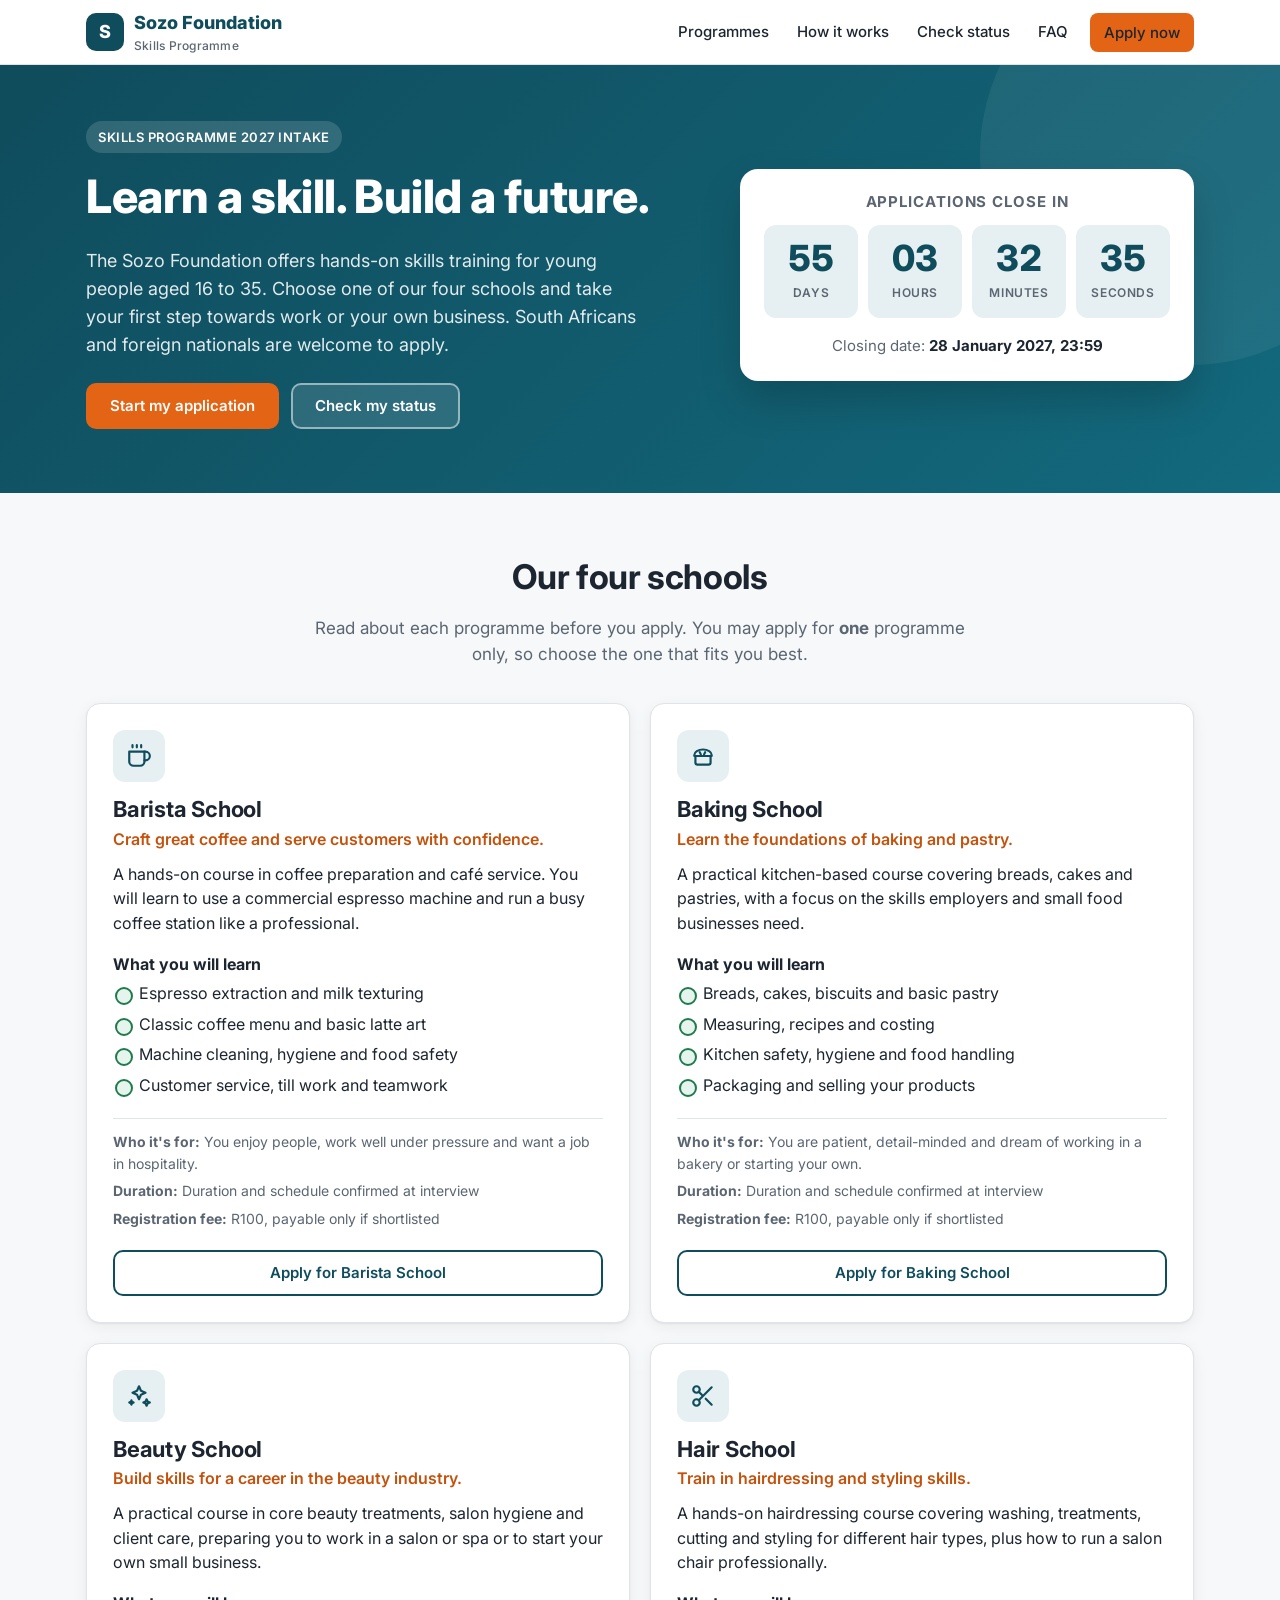
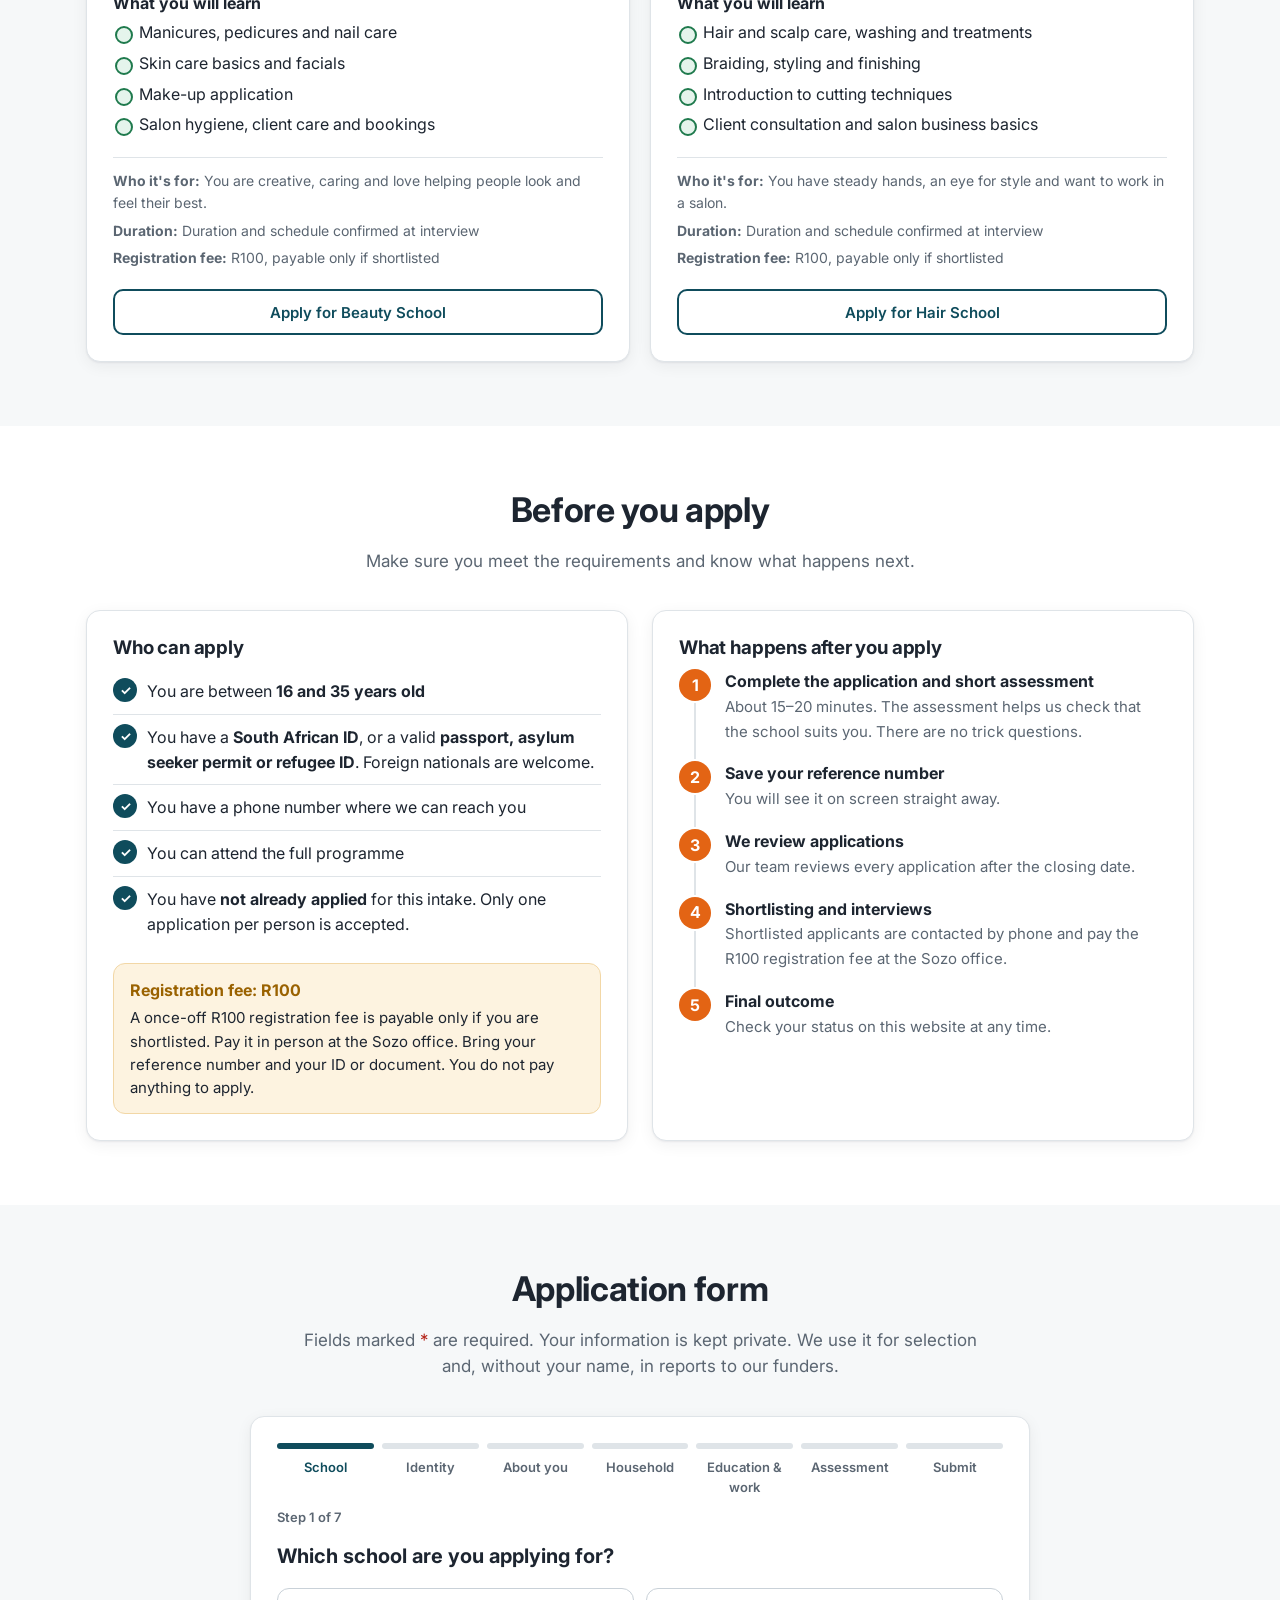
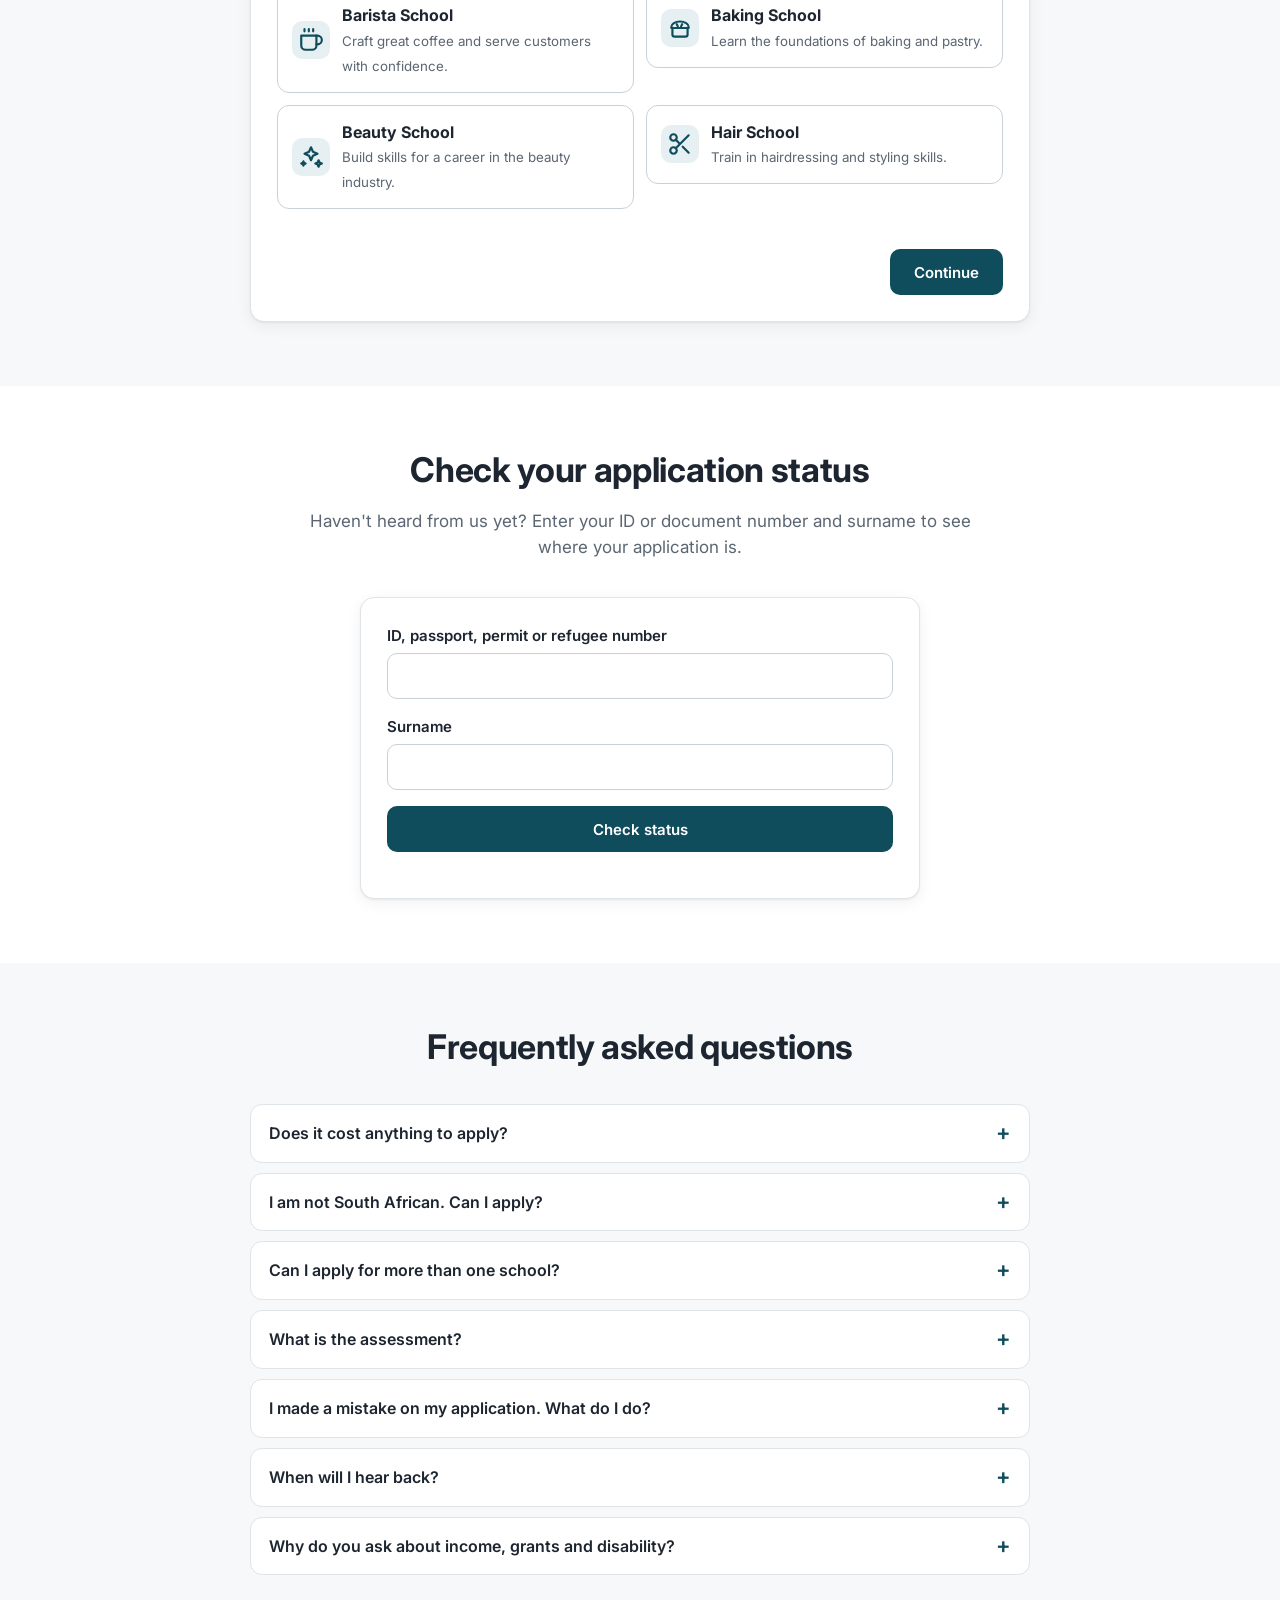
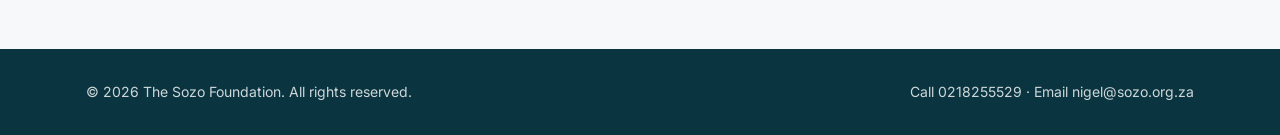
<file: index.html>
<!DOCTYPE html>
<html lang="en">
<head>
  <meta charset="UTF-8">
  <meta name="viewport" content="width=device-width, initial-scale=1, viewport-fit=cover">
  <meta name="color-scheme" content="light">
  <meta name="format-detection" content="telephone=no">
  <title>Apply – Sozo Skills Programme 2027</title>
  <meta name="description" content="Apply for The Sozo Foundation Skills Programme: Barista, Baking, Beauty and Hair School. Applications close 28 January 2027.">
  <meta name="theme-color" content="#0f4c5c">
  <link rel="icon" href="img/favicon.ico" sizes="any">
  <link rel="icon" type="image/png" sizes="32x32" href="img/favicon-32.png">
  <link rel="icon" type="image/png" sizes="16x16" href="img/favicon-16.png">
  <link rel="apple-touch-icon" href="img/apple-touch-icon.png">
  <link rel="manifest" href="site.webmanifest">
  <meta name="mobile-web-app-capable" content="yes">
  <meta name="apple-mobile-web-app-title" content="Sozo">
  <link rel="preconnect" href="https://fonts.googleapis.com">
  <link rel="preconnect" href="https://fonts.gstatic.com" crossorigin>
  <link href="https://fonts.googleapis.com/css2?family=Inter:wght@400;500;600;700;800&display=swap" rel="stylesheet">
  <link rel="stylesheet" href="css/styles.css">
</head>
<body>
  <noscript><div class="noscript">This page needs JavaScript. Please open it in Chrome, Safari, Firefox, Edge or Samsung Internet. If you use Opera Mini, switch off "Data savings" / "Extreme" mode.</div></noscript>
  <div class="noscript" id="oldBrowser" hidden>Your browser is too old for this page. Please open it in an up-to-date version of Chrome, Safari, Firefox, Edge or Samsung Internet.</div>
  <script>try{if(!window.fetch||!window.Promise||!Array.from||!Object.assign)throw 0;}catch(e){document.getElementById("oldBrowser").hidden=false;}</script>

  <div class="demo-banner" id="demoBanner" hidden>Demo mode – applications are only saved in this browser. Add your Google Sheet link in js/config.js to go live.</div>

  <header class="site-header">
    <div class="container">
      <a href="#top" class="logo" aria-label="The Sozo Foundation home">
        <span class="logo-mark">S</span>
        <span>Sozo Foundation<small>Skills Programme</small></span>
      </a>
      <button class="nav-toggle" id="navToggle" aria-label="Open menu" aria-expanded="false">
        <svg width="28" height="28" viewBox="0 0 24 24" fill="none" stroke="currentColor" stroke-width="2" stroke-linecap="round"><path d="M4 7h16M4 12h16M4 17h16"/></svg>
      </button>
      <nav class="nav" id="nav">
        <a href="#programmes">Programmes</a>
        <a href="#how">How it works</a>
        <a href="#status">Check status</a>
        <a href="#faq">FAQ</a>
        <a href="#apply" class="btn btn-primary btn-sm" id="navApply">Apply now</a>
      </nav>
    </div>
  </header>

  <main id="top">
    <!-- HERO + COUNTDOWN -->
    <section class="hero">
      <div class="container">
        <div>
          <span class="eyebrow" id="intakeName">Skills Programme 2027 Intake</span>
          <h1>Learn a skill. Build a future.</h1>
          <p class="lead">The Sozo Foundation offers hands-on skills training for young people aged 16 to 35. Choose one of our four schools and take your first step towards work or your own business. South Africans and foreign nationals are welcome to apply.</p>
          <div class="hero-actions">
            <a href="#apply" class="btn btn-primary" id="heroApply">Start my application</a>
            <a href="#status" class="btn btn-ghost-light">Check my status</a>
          </div>
        </div>
        <div class="countdown-card" aria-live="polite">
          <div id="countdownOpen">
            <h2>Applications close in</h2>
            <div class="countdown" role="timer">
              <div class="cd-unit"><span class="cd-num" id="cdDays">--</span><span class="cd-label">Days</span></div>
              <div class="cd-unit"><span class="cd-num" id="cdHours">--</span><span class="cd-label">Hours</span></div>
              <div class="cd-unit"><span class="cd-num" id="cdMins">--</span><span class="cd-label">Minutes</span></div>
              <div class="cd-unit"><span class="cd-num" id="cdSecs">--</span><span class="cd-label">Seconds</span></div>
            </div>
            <p class="closing-line">Closing date: <strong id="closingText">28 January 2027, 23:59</strong></p>
          </div>
          <div id="countdownClosed" hidden>
            <div class="closed-banner">Applications for this intake are now closed.</div>
            <p class="closing-line" style="margin-top:12px">Already applied? You can still check your status below.</p>
          </div>
        </div>
      </div>
    </section>

    <!-- PROGRAMMES -->
    <section class="block" id="programmes">
      <div class="container">
        <div class="section-head">
          <h2>Our four schools</h2>
          <p>Read about each programme before you apply. You may apply for <strong>one</strong> programme only, so choose the one that fits you best.</p>
        </div>
        <div class="programme-grid" id="programmeGrid"></div>
      </div>
    </section>

    <!-- REQUIREMENTS + PROCESS -->
    <section class="block alt" id="how">
      <div class="container">
        <div class="section-head">
          <h2>Before you apply</h2>
          <p>Make sure you meet the requirements and know what happens next.</p>
        </div>
        <div class="req-grid">
          <div class="panel">
            <h3>Who can apply</h3>
            <ul class="check-list">
              <li>You are between <strong>16 and 35 years old</strong></li>
              <li>You have a <strong>South African ID</strong>, or a valid <strong>passport, asylum seeker permit or refugee ID</strong>. Foreign nationals are welcome.</li>
              <li>You have a phone number where we can reach you</li>
              <li>You can attend the full programme</li>
              <li>You have <strong>not already applied</strong> for this intake. Only one application per person is accepted.</li>
            </ul>
            <div class="fee-box">
              <strong>Registration fee: R100</strong>
              <span id="feeText"></span>
            </div>
          </div>
          <div class="panel">
            <h3>What happens after you apply</h3>
            <ol class="steps">
              <li><strong>Complete the application and short assessment</strong><span>About 15–20 minutes. The assessment helps us check that the school suits you. There are no trick questions.</span></li>
              <li><strong>Save your reference number</strong><span>You will see it on screen straight away.</span></li>
              <li><strong>We review applications</strong><span>Our team reviews every application after the closing date.</span></li>
              <li><strong>Shortlisting and interviews</strong><span>Shortlisted applicants are contacted by phone and pay the R100 registration fee at the Sozo office.</span></li>
              <li><strong>Final outcome</strong><span>Check your status on this website at any time.</span></li>
            </ol>
          </div>
        </div>
      </div>
    </section>

    <!-- APPLICATION FORM -->
    <section class="block" id="apply">
      <div class="container">
        <div class="section-head">
          <h2>Application form</h2>
          <p>Fields marked <span class="req">*</span> are required. Your information is kept private. We use it for selection and, without your name, in reports to our funders.</p>
        </div>

        <div class="form-wrap">
          <div class="panel" id="formClosed" hidden>
            <div class="alert alert-warn" style="margin:0">Applications closed on <strong id="closedOn"></strong>. Thank you for your interest – please look out for our next intake.</div>
          </div>

          <div class="panel" id="formPanel">
            <div class="stepper" aria-hidden="true">
              <div data-step="1" class="active"><span>1</span> School</div>
              <div data-step="2"><span>2</span> Identity</div>
              <div data-step="3"><span>3</span> About you</div>
              <div data-step="4"><span>4</span> Household</div>
              <div data-step="5"><span>5</span> Education &amp; work</div>
              <div data-step="6"><span>6</span> Assessment</div>
              <div data-step="7"><span>7</span> Submit</div>
            </div>
            <p class="step-count" id="stepCount">Step 1 of 7</p>
            <div id="formAlert" role="alert"></div>

            <form id="appForm" novalidate>
              <!-- STEP 1 -->
              <fieldset data-step="1">
                <legend>Which school are you applying for?</legend>
                <div class="choice-grid" id="programmeChoices" role="radiogroup" aria-label="Programme"></div>
                <div class="field" data-for="programme"><div class="error-msg">Please choose a school.</div></div>
              </fieldset>

              <!-- STEP 2 -->
              <fieldset data-step="2" hidden>
                <legend>Your identity and contact details</legend>
                <div class="grid-2">
                  <div class="field">
                    <label for="firstName">First name(s) <span class="req">*</span></label>
                    <input type="text" id="firstName" autocomplete="given-name" maxlength="60">
                    <div class="error-msg">Please enter your first name.</div>
                  </div>
                  <div class="field">
                    <label for="surname">Surname <span class="req">*</span></label>
                    <input type="text" id="surname" autocomplete="family-name" maxlength="60">
                    <div class="error-msg">Please enter your surname.</div>
                  </div>
                </div>
                <div class="grid-2">
                  <div class="field">
                    <label for="nationality">Nationality <span class="req">*</span></label>
                    <select id="nationality"></select>
                    <div class="error-msg">Please choose your nationality.</div>
                  </div>
                  <div class="field">
                    <label for="docType">Identity document <span class="req">*</span></label>
                    <select id="docType"></select>
                    <div class="error-msg">Please choose your document type.</div>
                  </div>
                </div>
                <div class="field">
                  <label for="docNumber" id="docNumberLabel">Document number <span class="req">*</span></label>
                  <input type="text" id="docNumber" maxlength="30" autocomplete="off" autocapitalize="characters">
                  <div class="hint" id="docHint">Used to check your age and to make sure each person applies only once.</div>
                  <div class="id-preview" id="idPreview"></div>
                  <div class="error-msg" id="idError">Please enter a valid document number.</div>
                </div>
                <div class="grid-2">
                  <div class="field" id="dobField" hidden>
                    <span class="label" id="dobLabel">Date of birth <span class="req">*</span></span>
                    <div class="dob-row" role="group" aria-labelledby="dobLabel">
                      <select id="dobDay" aria-label="Day"></select>
                      <select id="dobMonth" aria-label="Month"></select>
                      <select id="dobYear" aria-label="Year"></select>
                    </div>
                    <input type="hidden" id="dob">
                    <div class="error-msg">Please enter your date of birth.</div>
                  </div>
                  <div class="field">
                    <label for="gender">Gender <span class="req">*</span></label>
                    <select id="gender"></select>
                    <div class="error-msg">Please choose an option.</div>
                  </div>
                </div>
                <div class="grid-2">
                  <div class="field">
                    <label for="phone">Cellphone number <span class="req">*</span></label>
                    <input type="tel" id="phone" inputmode="tel" autocomplete="tel" maxlength="15" placeholder="e.g. 082 123 4567">
                    <div class="error-msg">Please enter a valid 10-digit cellphone number.</div>
                  </div>
                  <div class="field">
                    <label for="altPhone">Alternative number</label>
                    <input type="tel" id="altPhone" inputmode="tel" maxlength="15" placeholder="Parent, guardian or friend">
                    <div class="error-msg">Please enter a valid 10-digit number.</div>
                  </div>
                </div>
                <div class="grid-2">
                  <div class="field">
                    <label for="email">Email address</label>
                    <input type="email" id="email" autocomplete="email" maxlength="100">
                    <div class="error-msg">Please enter a valid email address.</div>
                  </div>
                  <div class="field">
                    <label for="preferredContact">Best way to contact you <span class="req">*</span></label>
                    <select id="preferredContact"></select>
                    <div class="error-msg">Please choose an option.</div>
                  </div>
                </div>
                <div class="field">
                  <label for="deviceAccess">Phone access <span class="req">*</span></label>
                  <select id="deviceAccess"></select>
                  <div class="error-msg">Please choose an option.</div>
                </div>
              </fieldset>

              <!-- STEP 3 -->
              <fieldset data-step="3" hidden>
                <legend>About you</legend>
                <p class="step-intro">These questions help us report on the communities we serve. They do not affect selection.</p>
                <div class="grid-2">
                  <div class="field">
                    <label for="homeLanguage">Home language <span class="req">*</span></label>
                    <select id="homeLanguage"></select>
                    <div class="error-msg">Please choose an option.</div>
                  </div>
                  <div class="field">
                    <label for="race">Population group <span class="req">*</span></label>
                    <select id="race"></select>
                    <div class="error-msg">Please choose an option.</div>
                  </div>
                </div>
                <div class="grid-2">
                  <div class="field">
                    <label for="religion">Religion <span class="req">*</span></label>
                    <select id="religion"></select>
                    <div class="error-msg">Please choose an option.</div>
                  </div>
                  <div class="field">
                    <label for="province">Province <span class="req">*</span></label>
                    <select id="province"></select>
                    <div class="error-msg">Please choose an option.</div>
                  </div>
                </div>
                <div class="grid-2">
                  <div class="field">
                    <label for="municipality">Municipality <span class="req">*</span></label>
                    <input type="text" id="municipality" maxlength="60" value="City of Cape Town" list="muniList">
                    <datalist id="muniList"><option>City of Cape Town</option><option>Stellenbosch</option><option>Drakenstein</option><option>Overstrand</option></datalist>
                    <div class="error-msg">Please enter your municipality.</div>
                  </div>
                  <div class="field">
                    <label for="area">Area / suburb <span class="req">*</span></label>
                    <select id="area"></select>
                    <div class="error-msg">Please choose your area.</div>
                  </div>
                </div>
                <div class="grid-2">
                  <div class="field" id="areaOtherField" hidden>
                    <label for="areaOther">Please type your area <span class="req">*</span></label>
                    <input type="text" id="areaOther" maxlength="60">
                    <div class="error-msg">Please type your area.</div>
                  </div>
                  <div class="field">
                    <label for="ward">Ward number <span class="opt">(if you know it)</span></label>
                    <input type="text" id="ward" inputmode="numeric" maxlength="4">
                  </div>
                </div>
                <div class="field">
                  <label for="dwelling">Type of home you live in <span class="req">*</span></label>
                  <select id="dwelling"></select>
                  <div class="error-msg">Please choose an option.</div>
                </div>
                <div class="grid-2">
                  <div class="field">
                    <label for="yearsInArea">How long have you lived in this area? <span class="req">*</span></label>
                    <select id="yearsInArea"></select>
                    <div class="error-msg">Please choose an option.</div>
                  </div>
                  <div class="field">
                    <label for="livingWith">Who do you mainly live with? <span class="req">*</span></label>
                    <select id="livingWith"></select>
                    <div class="error-msg">Please choose an option.</div>
                  </div>
                </div>
                <div class="grid-2">
                  <div class="field">
                    <label for="maritalStatus">Relationship status <span class="req">*</span></label>
                    <select id="maritalStatus"></select>
                    <div class="error-msg">Please choose an option.</div>
                  </div>
                  <div class="field">
                    <label for="orphanhood">Are your parents alive? <span class="req">*</span></label>
                    <select id="orphanhood"></select>
                    <div class="error-msg">Please choose an option.</div>
                  </div>
                </div>

                <h3 class="sub-legend">Everyday activities</h3>
                <p class="step-intro">Please answer for yourself. This helps us plan support and make training accessible.</p>
                <div id="wgBlock"></div>
                <div class="field">
                  <label for="supportNeeds">Is there any support you would need to take part in training? <span class="opt">(optional)</span></label>
                  <input type="text" id="supportNeeds" maxlength="200">
                </div>
              </fieldset>

              <!-- STEP 4 -->
              <fieldset data-step="4" hidden>
                <legend>Your household and family</legend>
                <p class="step-intro">This helps us understand the support you may need. It does not affect selection.</p>
                <div class="grid-3">
                  <div class="field">
                    <label for="householdSize">People in your household <span class="req">*</span></label>
                    <input type="number" id="householdSize" min="1" max="30" inputmode="numeric">
                    <div class="error-msg">Enter a number from 1 to 30.</div>
                  </div>
                  <div class="field">
                    <label for="dependants">People who depend on you <span class="req">*</span></label>
                    <input type="number" id="dependants" min="0" max="20" inputmode="numeric" value="0">
                    <div class="error-msg">Enter a number from 0 to 20.</div>
                  </div>
                  <div class="field">
                    <label for="headOfHousehold">Are you the head of your household? <span class="req">*</span></label>
                    <select id="headOfHousehold"><option value="">Select…</option><option>No</option><option>Yes</option></select>
                    <div class="error-msg">Please choose an option.</div>
                  </div>
                </div>
                <div class="grid-2">
                  <div class="field">
                    <label for="hasChildren">Do you have children of your own? <span class="req">*</span></label>
                    <select id="hasChildren"><option value="">Select…</option><option>No</option><option>Yes</option><option>Prefer not to say</option></select>
                    <div class="error-msg">Please choose an option.</div>
                  </div>
                  <div class="field" id="numChildrenField" hidden>
                    <label for="numChildren">How many children? <span class="req">*</span></label>
                    <input type="number" id="numChildren" min="1" max="15" inputmode="numeric">
                    <div class="error-msg">Enter a number from 1 to 15.</div>
                  </div>
                </div>
                <div class="grid-2">
                  <div class="field">
                    <label for="householdIncome">Total household income per month <span class="req">*</span></label>
                    <select id="householdIncome"></select>
                    <div class="error-msg">Please choose an option.</div>
                  </div>
                  <div class="field">
                    <label for="incomeSource">Main source of household income <span class="req">*</span></label>
                    <select id="incomeSource"></select>
                    <div class="error-msg">Please choose an option.</div>
                  </div>
                </div>
                <div class="field" id="grantsField">
                  <span class="label">Does anyone in your household receive a social grant? <span class="req">*</span></span>
                  <div class="check-grid" id="grantsBlock"></div>
                  <div class="error-msg">Choose at least one option, or "No grants".</div>
                </div>
                <div class="field">
                  <label for="hunger">In the past 4 weeks, did you or anyone in your household go to sleep hungry because there was not enough food? <span class="req">*</span></label>
                  <select id="hunger"></select>
                  <div class="error-msg">Please choose an option.</div>
                </div>
              </fieldset>

              <!-- STEP 5 -->
              <fieldset data-step="5" hidden>
                <legend>Education and work</legend>
                <div class="grid-2">
                  <div class="field">
                    <label for="education">Highest completed education <span class="req">*</span></label>
                    <select id="education"></select>
                    <div class="error-msg">Please choose an option.</div>
                  </div>
                  <div class="field">
                    <label for="inEducation">Are you currently studying or in training? <span class="req">*</span></label>
                    <select id="inEducation"><option value="">Select…</option><option>No</option><option>Yes</option></select>
                    <div class="error-msg">Please choose an option.</div>
                  </div>
                </div>
                <div class="grid-2">
                  <div class="field">
                    <label for="employment">Work situation right now <span class="req">*</span></label>
                    <select id="employment"></select>
                    <div class="error-msg">Please choose an option.</div>
                  </div>
                  <div class="field">
                    <label for="lastWorked">When did you last earn money from work? <span class="req">*</span></label>
                    <select id="lastWorked"></select>
                    <div class="error-msg">Please choose an option.</div>
                  </div>
                </div>
                <div class="grid-2">
                  <div class="field">
                    <label for="personalIncome">Your own income per month <span class="req">*</span></label>
                    <select id="personalIncome"></select>
                    <div class="error-msg">Please choose an option.</div>
                  </div>
                  <div class="field">
                    <label for="englishComfort">How comfortable are you being trained in English? <span class="req">*</span></label>
                    <select id="englishComfort"></select>
                    <div class="error-msg">Please choose an option.</div>
                  </div>
                </div>
                <div class="grid-2">
                  <div class="field">
                    <label for="priorTraining">Have you done a skills course before? <span class="req">*</span></label>
                    <select id="priorTraining"><option value="">Select…</option><option>No</option><option>Yes</option></select>
                    <div class="error-msg">Please choose an option.</div>
                  </div>
                  <div class="field" id="priorDetailField" hidden>
                    <label for="priorTrainingDetail">Which course and where?</label>
                    <input type="text" id="priorTrainingDetail" maxlength="120">
                  </div>
                </div>
                <div class="field">
                  <label for="previousSozo">Have you been part of a Sozo programme before? <span class="req">*</span></label>
                  <select id="previousSozo"></select>
                  <div class="error-msg">Please choose an option.</div>
                </div>

                <h3 class="sub-legend">Ready for work</h3>
                <div class="grid-3">
                  <div class="field">
                    <label for="bankAccount">Do you have a bank account? <span class="req">*</span></label>
                    <select id="bankAccount"><option value="">Select…</option><option>No</option><option>Yes</option></select>
                    <div class="error-msg">Please choose an option.</div>
                  </div>
                  <div class="field">
                    <label for="hasCV">Do you have a CV? <span class="req">*</span></label>
                    <select id="hasCV"><option value="">Select…</option><option>No</option><option>Yes</option></select>
                    <div class="error-msg">Please choose an option.</div>
                  </div>
                  <div class="field">
                    <label for="licence">Driver's licence <span class="req">*</span></label>
                    <select id="licence"></select>
                    <div class="error-msg">Please choose an option.</div>
                  </div>
                </div>
                <div class="field" id="jobseekerField">
                  <span class="label">Are you registered as a job-seeker anywhere? <span class="req">*</span></span>
                  <div class="check-grid" id="jobseekerBlock"></div>
                  <div class="error-msg">Choose at least one option, or "None".</div>
                </div>

                <h3 class="sub-legend">Your motivation</h3>
                <div class="field">
                  <label for="motivation">Why do you want to join this school? <span class="req">*</span></label>
                  <textarea id="motivation" maxlength="1200" placeholder="Tell us about yourself, your goals, and why this programme is right for you."></textarea>
                  <div class="hint"><span id="motCount">0</span> / 1200 characters (at least 30)</div>
                  <div class="error-msg">Please write at least 30 characters.</div>
                </div>
                <div class="field">
                  <label for="heardAbout">How did you hear about us? <span class="req">*</span></label>
                  <select id="heardAbout"></select>
                  <div class="error-msg">Please choose an option.</div>
                </div>
              </fieldset>

              <!-- STEP 6 -->
              <fieldset data-step="6" hidden>
                <legend id="assessTitle">School assessment</legend>
                <div class="alert alert-info">Answer honestly. There are no trick questions, and you don't need any experience. Your answers help us check that this school suits you and plan your training.</div>
                <div id="assessBlock"></div>
              </fieldset>

              <!-- STEP 7 -->
              <fieldset data-step="7" hidden>
                <legend>Check and submit</legend>
                <p style="color:var(--muted)">Please check your details. <strong>You can only apply once</strong> and cannot change your application after you submit it.</p>
                <dl class="review-list" id="reviewList"></dl>
                <div class="field">
                  <label class="checkbox"><input type="checkbox" id="feeAck">
                    <span>I understand that if I am shortlisted I must pay a once-off <strong>R100 registration fee</strong> at the Sozo office. I pay nothing to apply. <span class="req">*</span></span>
                  </label>
                  <div class="error-msg">Please confirm that you understand the registration fee.</div>
                </div>
                <div class="field">
                  <label class="checkbox"><input type="checkbox" id="consent">
                    <span>I confirm my information is true. I consent to The Sozo Foundation storing and using my personal information to process my application, contact me, and report to funders without my name. This is in line with the Protection of Personal Information Act (POPIA). <span class="req">*</span></span>
                  </label>
                  <div class="error-msg">You must give consent to submit your application.</div>
                </div>
                <div class="field">
                  <label class="checkbox"><input type="checkbox" id="followUpConsent" checked>
                    <span>Sozo may contact me after the programme (for example after 3, 6 and 12 months) to ask how I am doing. <span class="opt">(optional)</span></span>
                  </label>
                </div>
              </fieldset>

              <div class="form-nav">
                <button type="button" class="btn btn-outline" id="backBtn" hidden>Back</button>
                <span></span>
                <button type="button" class="btn btn-brand" id="nextBtn">Continue</button>
                <button type="submit" class="btn btn-primary" id="submitBtn" hidden>Submit application</button>
              </div>
            </form>
          </div>

          <div class="panel" id="successPanel" hidden>
            <div class="success-box">
              <div class="success-icon"><svg width="36" height="36" viewBox="0 0 24 24" fill="none" stroke="currentColor" stroke-width="2.5" stroke-linecap="round" stroke-linejoin="round"><path d="M20 6 9 17l-5-5"/></svg></div>
              <h3 style="font-size:24px">Application submitted</h3>
              <p>Thank you, <strong id="sucName"></strong>. Your application for <strong id="sucProg"></strong> has been received.</p>
              <p style="margin-bottom:4px">Your reference number is:</p>
              <div class="ref-code" id="sucRef"></div>
              <p style="color:var(--muted);font-size:15px">Take a screenshot or write it down. To check your status later, use your document number and surname in the <a href="#status">status check</a>. You don't need to pay anything now. If you are shortlisted, the R100 registration fee is payable at the Sozo office.</p>
            </div>
          </div>
        </div>
      </div>
    </section>

    <!-- STATUS CHECK -->
    <section class="block alt" id="status">
      <div class="container">
        <div class="section-head">
          <h2>Check your application status</h2>
          <p>Haven't heard from us yet? Enter your ID or document number and surname to see where your application is.</p>
        </div>
        <div class="status-wrap">
          <div class="panel">
            <form id="statusForm" novalidate>
              <div class="field">
                <label for="stId">ID, passport, permit or refugee number</label>
                <input type="text" id="stId" maxlength="30" autocomplete="off" autocapitalize="characters">
                <div class="error-msg">Please enter your document number.</div>
              </div>
              <div class="field">
                <label for="stSurname">Surname</label>
                <input type="text" id="stSurname" autocomplete="family-name" maxlength="60">
                <div class="error-msg">Please enter your surname.</div>
              </div>
              <button type="submit" class="btn btn-brand btn-block" id="statusBtn">Check status</button>
            </form>
            <div class="status-result" id="statusResult" aria-live="polite"></div>
          </div>
        </div>
      </div>
    </section>

    <!-- FAQ -->
    <section class="block" id="faq">
      <div class="container">
        <div class="section-head"><h2>Frequently asked questions</h2></div>
        <div class="faq">
          <details><summary>Does it cost anything to apply?</summary><p>No. Applying is free. If you are shortlisted, a once-off R100 registration fee is payable in person at the Sozo office. Bring your reference number and your ID or document.</p></details>
          <details><summary>I am not South African. Can I apply?</summary><p>Yes. You can apply with a valid passport, an asylum seeker permit (Section 22) or a refugee ID / refugee status document (Section 24). Please bring the same document to your interview.</p></details>
          <details><summary>Can I apply for more than one school?</summary><p>No. Each person may submit one application for one school. This helps us contact every applicant fairly during callbacks. Read the school information carefully before you choose.</p></details>
          <details><summary>What is the assessment?</summary><p>It is a short set of questions about the school you chose: what you enjoy, how you would handle real workplace situations, a few basic questions, and whether you can attend. You don't need experience. It helps us check that the training suits you.</p></details>
          <details><summary>I made a mistake on my application. What do I do?</summary><p>You cannot apply a second time. Please contact the Sozo office with your reference number and we will correct it for you.</p></details>
          <details><summary>When will I hear back?</summary><p>We review applications after the closing date on 28 January 2027. Shortlisted applicants are contacted by phone. You can check your status here at any time.</p></details>
          <details><summary>Why do you ask about income, grants and disability?</summary><p>Our funders ask us to report on who our programmes reach, so we can keep the training free and accessible. Reports never include your name. These answers do not affect selection.</p></details>
        </div>
      </div>
    </section>
  </main>

  <footer class="site-footer">
    <div class="container">
      <div>&copy; <span id="year"></span> The Sozo Foundation. All rights reserved.</div>
      <div id="contactLine"></div>
    </div>
  </footer>

  <script src="js/config.js"></script>
  <script src="js/assessment.js"></script>
  <script src="js/common.js"></script>
  <script src="js/app.js"></script>
</body>
</html>
</file>
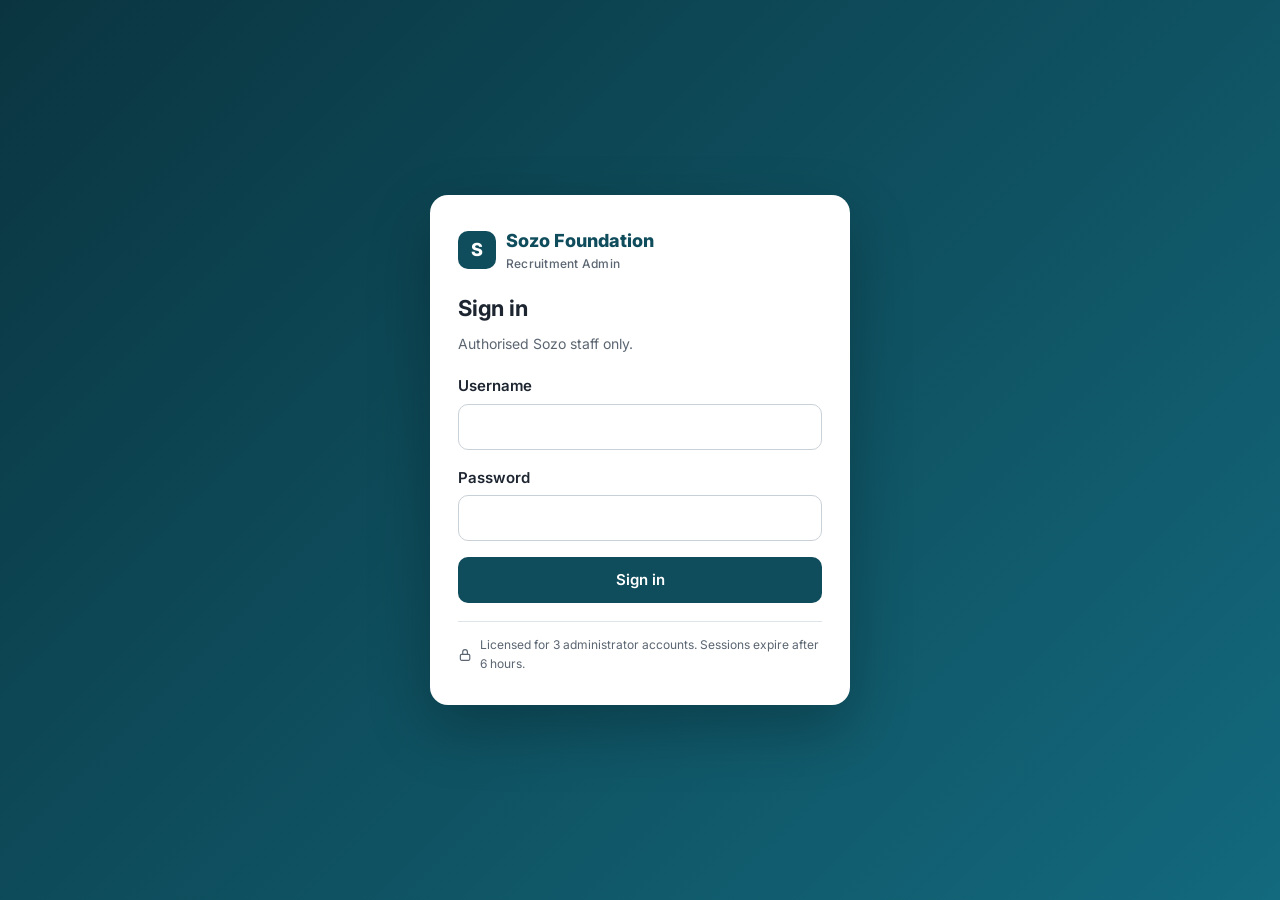
<file: admin.html>
<!DOCTYPE html>
<html lang="en">
<head>
  <meta charset="UTF-8">
  <meta name="viewport" content="width=device-width, initial-scale=1, viewport-fit=cover">
  <meta name="color-scheme" content="light">
  <meta name="format-detection" content="telephone=no">
  <meta name="robots" content="noindex, nofollow">
  <title>Admin – Sozo Skills Programme</title>
  <meta name="theme-color" content="#0a3540">
  <link rel="icon" href="img/favicon.ico" sizes="any">
  <link rel="icon" type="image/png" sizes="32x32" href="img/favicon-32.png">
  <link rel="icon" type="image/png" sizes="16x16" href="img/favicon-16.png">
  <link rel="apple-touch-icon" href="img/apple-touch-icon.png">
  <link rel="manifest" href="site.webmanifest">
  <meta name="mobile-web-app-capable" content="yes">
  <meta name="apple-mobile-web-app-title" content="Sozo">
  <link rel="preconnect" href="https://fonts.googleapis.com">
  <link rel="preconnect" href="https://fonts.gstatic.com" crossorigin>
  <link href="https://fonts.googleapis.com/css2?family=Inter:wght@400;500;600;700;800&display=swap" rel="stylesheet">
  <link rel="stylesheet" href="css/styles.css">
  <link rel="stylesheet" href="css/admin.css">
</head>
<body class="admin">
  <noscript><div class="noscript">This page needs JavaScript. Please open it in Chrome, Safari, Firefox, Edge or Samsung Internet. If you use Opera Mini, switch off "Data savings" / "Extreme" mode.</div></noscript>
  <div class="noscript" id="oldBrowser" hidden>Your browser is too old for this page. Please open it in an up-to-date version of Chrome, Safari, Firefox, Edge or Samsung Internet.</div>
  <script>try{if(!window.fetch||!window.Promise||!Array.from||!Object.assign)throw 0;}catch(e){document.getElementById("oldBrowser").hidden=false;}</script>


  <!-- LOGIN -->
  <div class="login-screen" id="loginScreen">
    <div class="login-card">
      <div class="logo"><span class="logo-mark">S</span><span>Sozo Foundation<small>Recruitment Admin</small></span></div>
      <h1>Sign in</h1>
      <p class="sub">Authorised Sozo staff only.</p>
      <div id="demoLoginNote" class="alert alert-warn" hidden>Demo mode: sign in as <strong>admin1</strong>, <strong>admin2</strong> or <strong>admin3</strong> with password <strong>demo</strong>.</div>
      <div id="loginAlert" role="alert"></div>
      <form id="loginForm" novalidate>
        <div class="field">
          <label for="username">Username</label>
          <input type="text" id="username" autocomplete="username" autocapitalize="off" required>
        </div>
        <div class="field">
          <label for="password">Password</label>
          <input type="password" id="password" autocomplete="current-password" required>
        </div>
        <button type="submit" class="btn btn-brand btn-block" id="loginBtn">Sign in</button>
      </form>
      <div class="licence-note">
        <svg width="16" height="16" viewBox="0 0 24 24" fill="none" stroke="currentColor" stroke-width="2"><rect x="4" y="11" width="16" height="10" rx="2"/><path d="M8 11V7a4 4 0 0 1 8 0v4"/></svg>
        Licensed for 3 administrator accounts. Sessions expire after 6 hours.
      </div>
    </div>
  </div>

  <!-- DASHBOARD -->
  <div class="shell" id="app" hidden>
    <aside class="sidebar">
      <div class="logo"><span class="logo-mark">S</span><span>Sozo Admin<small>Skills Programme</small></span></div>
      <nav class="side-nav" id="sideNav">
        <button data-view="overview" class="active"><svg width="18" height="18" viewBox="0 0 24 24" fill="none" stroke="currentColor" stroke-width="2"><rect x="3" y="3" width="7" height="9" rx="1"/><rect x="14" y="3" width="7" height="5" rx="1"/><rect x="14" y="12" width="7" height="9" rx="1"/><rect x="3" y="16" width="7" height="5" rx="1"/></svg>Overview</button>
        <button data-view="programmes"><svg width="18" height="18" viewBox="0 0 24 24" fill="none" stroke="currentColor" stroke-width="2"><path d="M22 10 12 5 2 10l10 5 10-5Z"/><path d="M6 12v5c3 2 9 2 12 0v-5"/></svg>Schools</button>
        <button data-view="assessment"><svg width="18" height="18" viewBox="0 0 24 24" fill="none" stroke="currentColor" stroke-width="2"><path d="M9 11l3 3 8-8"/><path d="M20 12v7a2 2 0 0 1-2 2H6a2 2 0 0 1-2-2V5a2 2 0 0 1 2-2h9"/></svg>Assessment</button>
        <button data-view="mne"><svg width="18" height="18" viewBox="0 0 24 24" fill="none" stroke="currentColor" stroke-width="2"><path d="M3 3v18h18"/><path d="M7 16v-4M12 16V8M17 16v-7"/></svg>M&amp;E report</button>
        <button data-view="breakdown"><svg width="18" height="18" viewBox="0 0 24 24" fill="none" stroke="currentColor" stroke-width="2"><rect x="3" y="3" width="18" height="18" rx="2"/><path d="M3 9h18M3 15h18M9 3v18"/></svg>Breakdowns</button>
        <button data-view="applicants"><svg width="18" height="18" viewBox="0 0 24 24" fill="none" stroke="currentColor" stroke-width="2"><circle cx="9" cy="8" r="4"/><path d="M2 21a7 7 0 0 1 14 0"/><path d="M17 11a3 3 0 1 0 0-6M22 21a6 6 0 0 0-4-5.6"/></svg>Applicants</button>
      </nav>
      <div class="side-foot">Signed in as<strong id="whoami"></strong><button class="btn btn-ghost-light btn-sm btn-block" id="logoutBtn" style="margin-top:10px">Sign out</button></div>
    </aside>

    <div class="main">
      <div class="demo-banner" id="demoBanner" hidden>Demo mode – data is stored in this browser only. <button class="btn btn-sm btn-outline" id="seedBtn" style="min-height:26px;padding:2px 10px;margin-left:8px">Add 60 sample applicants</button> <button class="btn btn-sm btn-outline" id="clearBtn" style="min-height:26px;padding:2px 10px">Clear</button></div>
      <header class="topbar">
        <div>
          <h1 id="viewTitle">Overview</h1>
          <div class="sub" id="lastUpdated">Loading…</div>
        </div>
        <div class="top-actions">
          <select id="globalProg" aria-label="Filter by school" style="min-height:38px;width:auto"></select>
          <button class="btn btn-outline btn-sm" id="refreshBtn">Refresh</button>
          <button class="btn btn-primary btn-sm" id="exportBtn">Export to Excel</button>
          <button class="btn btn-outline btn-sm" id="logoutBtn2">Sign out</button>
        </div>
      </header>

      <div class="content">
        <div id="loading" class="loading-overlay"><span class="spinner"></span> Loading applications…</div>
        <div id="loadError"></div>

        <!-- OVERVIEW -->
        <section data-view="overview" hidden>
          <div class="kpis" id="kpis"></div>
          <div class="cards">
            <div class="card"><h3>Applications per school <small id="ovTotal"></small></h3><div class="bars" id="ovProg"></div></div>
            <div class="card"><h3>Compatibility <small>from assessment</small></h3><div class="bars" id="ovFit"></div></div>
          </div>
          <div class="cards">
            <div class="card"><h3>Application status</h3><div class="bars" id="ovStatus"></div></div>
            <div class="card"><h3>Registration fees <small>R100, paid at office</small></h3><div id="ovFees"></div></div>
          </div>
          <div class="cards">
            <div class="card"><h3>Applications per day <small>last 14 days</small></h3><div id="ovDaily"></div></div>
            <div class="card"><h3>Top areas</h3><div class="bars" id="ovAreas"></div></div>
          </div>
        </section>

        <!-- SCHOOLS -->
        <section data-view="programmes" hidden>
          <div class="cards" id="progCards"></div>
          <div class="card">
            <h3>School × age group</h3>
            <div class="table-wrap" style="box-shadow:none"><table class="xtab" id="xAge"></table></div>
          </div>
        </section>

        <!-- ASSESSMENT -->
        <section data-view="assessment" hidden>
          <div class="alert alert-info">Baseline assessment: <strong>30% interest</strong>, <strong>25% workplace judgement</strong>, <strong>15% trade knowledge</strong> (pre-test) and <strong>30% readiness</strong>. Strong fit is 75 or more, moderate fit is 55–74. Flags never lower the score. They show what to discuss at interview.</div>
          <div class="table-wrap" style="margin-bottom:20px"><table class="xtab" id="asSummary"></table></div>
          <div class="cards">
            <div class="card"><h3>Fit by school</h3><div id="asFitBySchool"></div></div>
            <div class="card"><h3>Most common flags</h3><div class="bars" id="asFlags"></div></div>
          </div>
          <div class="card">
            <h3>Ranked shortlist <small id="asRankNote"></small></h3>
            <div class="toolbar" style="margin-bottom:10px">
              <select id="asFit" aria-label="Filter by fit"><option value="">All fit levels</option><option>Strong fit</option><option>Moderate fit</option><option>Low fit</option></select>
              <label class="checkbox" style="font-size:14px"><input type="checkbox" id="asNoFlags"> Only applicants without flags</label>
            </div>
            <div class="table-wrap cards-mobile" style="box-shadow:none">
              <table><thead><tr><th>#</th><th>Name</th><th>School</th><th class="num">Score</th><th>Fit</th><th class="num">Interest</th><th class="num">Judgement</th><th class="num">Knowledge</th><th class="num">Readiness</th><th>Flags</th><th>Status</th></tr></thead>
              <tbody id="asRank"></tbody></table>
            </div>
          </div>
        </section>

        <!-- M&E REPORT -->
        <section data-view="mne" hidden>
          <div class="alert alert-info" id="mneNote"></div>
          <div class="card" style="margin-bottom:20px">
            <h3>Baseline indicators <small>per school · numerator / % of applicants</small></h3>
            <div class="table-wrap" style="box-shadow:none"><table class="xtab ind-table" id="indTable"></table></div>
          </div>
          <div class="cards three">
            <div class="card"><h3>Age group</h3><div class="bars" id="dAge"></div></div>
            <div class="card"><h3>Gender</h3><div class="bars" id="dGender"></div></div>
            <div class="card"><h3>Nationality / status</h3><div class="bars" id="dCitizen"></div></div>
          </div>
          <div class="cards">
            <div class="card"><h3>Area</h3><div class="bars" id="dArea"></div></div>
            <div class="card"><h3>Population group</h3><div class="bars" id="dRace"></div></div>
          </div>
          <div class="cards">
            <div class="card"><h3>Religion</h3><div class="bars" id="dReligion"></div></div>
            <div class="card"><h3>Home language</h3><div class="bars" id="dLang"></div></div>
          </div>
          <div class="cards">
            <div class="card"><h3>Work situation</h3><div class="bars" id="dEmp"></div></div>
            <div class="card"><h3>Highest education</h3><div class="bars" id="dEdu"></div></div>
          </div>
          <div class="cards">
            <div class="card"><h3>Household income per month</h3><div class="bars" id="dHhInc"></div></div>
            <div class="card"><h3>Type of home</h3><div class="bars" id="dDwell"></div></div>
          </div>
          <div class="cards">
            <div class="card"><h3>Social grants in household</h3><div class="bars" id="dGrants"></div></div>
            <div class="card"><h3>Disability (Washington Group)</h3><div class="bars" id="dWG"></div></div>
          </div>
          <div class="cards">
            <div class="card"><h3>Relationship status</h3><div class="bars" id="dMarital"></div></div>
            <div class="card"><h3>Who they live with</h3><div class="bars" id="dLiving"></div></div>
          </div>
          <div class="cards three">
            <div class="card"><h3>Parents alive</h3><div class="bars" id="dOrphan"></div></div>
            <div class="card"><h3>Own children</h3><div class="bars" id="dChildren"></div></div>
            <div class="card"><h3>Time in area</h3><div class="bars" id="dYears"></div></div>
          </div>
          <div class="cards">
            <div class="card"><h3>Main household income source</h3><div class="bars" id="dIncSrc"></div></div>
            <div class="card"><h3>Went to sleep hungry <small>past 4 weeks</small></h3><div class="bars" id="dHunger"></div></div>
          </div>
          <div class="cards three">
            <div class="card"><h3>Work readiness</h3><div class="bars" id="dReady"></div></div>
            <div class="card"><h3>Comfort with training in English</h3><div class="bars" id="dEnglish"></div></div>
            <div class="card"><h3>Previous Sozo programme</h3><div class="bars" id="dPrevSozo"></div></div>
          </div>
          <div class="card" style="margin-bottom:20px">
            <h3>Gender × age group</h3>
            <div class="table-wrap" style="box-shadow:none"><table class="xtab" id="xGenderAge"></table></div>
          </div>
          <div class="card">
            <h3>Area × school</h3>
            <div class="table-wrap" style="box-shadow:none"><table class="xtab" id="xArea"></table></div>
          </div>
        </section>

        <!-- BREAKDOWN BUILDER -->
        <section data-view="breakdown" hidden>
          <div class="alert alert-info">Build your own table: choose what to show in the rows and in the columns. Uses the school filter at the top. Use it to answer funder questions like "how many young women in Vrygrond are NEET?"</div>
          <div class="card">
            <div class="builder-controls">
              <div class="field"><label for="bRows">Rows</label><select id="bRows"></select></div>
              <div class="field"><label for="bCols">Columns</label><select id="bCols"></select></div>
              <div class="field"><label for="bPct">Show</label><select id="bPct"><option value="n">Numbers</option><option value="row">Numbers and % of row</option><option value="col">Numbers and % of column</option></select></div>
              <div class="field"><label for="bFilter">Only include</label><select id="bFilter"></select></div>
            </div>
            <div class="table-wrap" style="box-shadow:none"><table class="xtab" id="bTable"></table></div>
            <div style="margin-top:12px;display:flex;gap:8px;flex-wrap:wrap"><button class="btn btn-outline btn-sm" id="bCopy">Copy table</button><button class="btn btn-outline btn-sm" id="bExport">Export this table to Excel</button></div>
          </div>
        </section>

        <!-- APPLICANTS -->
        <section data-view="applicants" hidden>
          <div class="toolbar">
            <input type="search" id="search" placeholder="Search name, document, phone or reference…" aria-label="Search applicants">
            <select id="fStatus" aria-label="Filter by status"></select>
            <select id="fFit" aria-label="Filter by fit"><option value="">All fit levels</option><option>Strong fit</option><option>Moderate fit</option><option>Low fit</option></select>
            <select id="fFee" aria-label="Filter by fee"><option value="">All fees</option><option>Due</option><option>Paid</option><option>Waived</option><option>Not yet due</option></select>
            <select id="fAge" aria-label="Filter by age group"><option value="">All ages</option><option>16–20</option><option>21–35</option></select>
            <select id="fGender" aria-label="Filter by gender"></select>
            <select id="fGroup" aria-label="Filter by group"><option value="">All groups</option><option value="neet">NEET</option><option value="disability">Disability</option><option value="foreign">Foreign nationals</option><option value="parent">Parents</option><option value="food">Food insecure</option><option value="orphan">Orphans</option><option value="flags">Has assessment flags</option></select>
          </div>
          <div class="table-wrap cards-mobile">
            <table>
              <thead><tr>
                <th class="sortable" data-sort="reference">Ref</th>
                <th class="sortable" data-sort="surname">Name</th>
                <th class="sortable" data-sort="programme">School</th>
                <th class="sortable num" data-sort="age">Age</th>
                <th class="sortable num" data-sort="scoreTotal">Fit</th>
                <th class="sortable" data-sort="area">Area</th>
                <th>Phone</th>
                <th class="sortable" data-sort="status">Status</th>
                <th>Fee</th>
                <th class="sortable" data-sort="submitted">Submitted</th>
              </tr></thead>
              <tbody id="tbody"></tbody>
            </table>
          </div>
          <div class="pager"><span id="pageInfo"></span><span><button class="btn btn-outline btn-sm" id="prevPage">Previous</button> <button class="btn btn-outline btn-sm" id="nextPage">Next</button></span></div>
        </section>
      </div>
    </div>
  </div>

  <!-- DETAIL DRAWER -->
  <div class="drawer-bg" id="drawerBg" hidden></div>
  <aside class="drawer" id="drawer" hidden role="dialog" aria-modal="true" aria-labelledby="dName">
    <div class="drawer-head">
      <div><h2 id="dName"></h2><div class="sub" id="dRef" style="color:var(--muted);font-size:13px"></div></div>
      <button class="close-btn" id="closeDrawer" aria-label="Close">×</button>
    </div>
    <div class="drawer-body">
      <div id="dWarn"></div>
      <div class="d-section">
        <h3>Assessment</h3>
        <div id="dAssess"></div>
        <details class="answers"><summary>Show all answers</summary><div id="dAnswers"></div></details>
      </div>
      <div class="status-box">
        <h3 style="font-size:16px">Update status</h3>
        <div class="field"><label for="dStatus">Status</label><select id="dStatus"></select></div>
        <div class="field">
          <label for="dMsg">Message to applicant <span style="font-weight:400;color:var(--muted)">(optional – shown on status check)</span></label>
          <textarea id="dMsg" maxlength="500" style="min-height:80px" placeholder="Leave empty to use the standard message for this status."></textarea>
        </div>
        <div id="dAlert"></div>
        <button class="btn btn-brand btn-block" id="saveStatus">Save status</button>
      </div>
      <div class="status-box" style="margin-top:14px">
        <h3 style="font-size:16px">Registration fee (R100)</h3>
        <div class="grid-2" style="gap:10px">
          <div class="field"><label for="dFee">Fee status</label><select id="dFee"><option>Unpaid</option><option>Paid</option><option>Waived</option></select></div>
          <div class="field"><label for="dReceipt">Receipt number</label><input type="text" id="dReceipt" maxlength="30"></div>
        </div>
        <div id="dFeeAlert"></div>
        <button class="btn btn-primary btn-block" id="saveFee">Save fee</button>
      </div>
      <div class="d-section">
        <h3>Applicant details</h3>
        <dl class="detail-list" id="dList"></dl>
      </div>
    </div>
  </aside>

  <script src="js/vendor/xlsx.full.min.js"></script>
  <script src="js/config.js"></script>
  <script src="js/assessment.js"></script>
  <script src="js/common.js"></script>
  <script src="js/admin.js"></script>
</body>
</html>
</file>
<file: css/styles.css>
/* ===== Sozo Skills Programme – shared styles ===== */
:root {
  --brand: #0f4c5c;        /* deep teal  */
  --brand-dark: #0a3540;
  --brand-light: #e6f0f2;
  --accent: #e36414;       /* warm orange */
  --accent-dark: #c4520c;
  --ink: #1d2530;
  --muted: #5b6672;
  --line: #dfe4e8;
  --bg: #f6f8f9;
  --card: #ffffff;
  --ok: #1f7a4d;
  --ok-bg: #e5f4ec;
  --warn: #9a6200;
  --warn-bg: #fdf3e0;
  --err: #b42318;
  --err-bg: #fdecea;
  --radius: 14px;
  --shadow: 0 1px 2px rgba(16, 24, 40, .06), 0 4px 16px rgba(16, 24, 40, .06);
  --font: "Inter", system-ui, -apple-system, "Segoe UI", Roboto, Arial, sans-serif;
}

* { box-sizing: border-box; }
html { scroll-behavior: smooth; -webkit-text-size-adjust: 100%; }
body { margin: 0; font-family: var(--font); color: var(--ink); background: var(--bg); line-height: 1.55; font-size: 16px; }
img, svg { max-width: 100%; }
a { color: var(--brand); }
h1, h2, h3, h4 { line-height: 1.2; margin: 0 0 .5em; letter-spacing: -.01em; }
p { margin: 0 0 1em; }
.container { width: 100%; max-width: 1140px; margin: 0 auto; padding: 0 16px; }
.sr-only { position: absolute; width: 1px; height: 1px; overflow: hidden; clip: rect(0 0 0 0); white-space: nowrap; }
[hidden] { display: none !important; }

/* ----- Buttons ----- */
.btn { display: inline-flex; align-items: center; justify-content: center; gap: 8px; min-height: 46px; padding: 10px 22px; border-radius: 10px; border: 2px solid transparent; font: 600 15px var(--font); cursor: pointer; text-decoration: none; transition: background .15s, border-color .15s, transform .05s; }
.btn:active { transform: translateY(1px); }
.btn:disabled { opacity: .6; cursor: not-allowed; }
.btn-primary { background: var(--accent); color: #fff; }
.btn-primary:hover:not(:disabled) { background: var(--accent-dark); }
.btn-brand { background: var(--brand); color: #fff; }
.btn-brand:hover:not(:disabled) { background: var(--brand-dark); }
.btn-outline { background: transparent; color: var(--brand); border-color: var(--brand); }
.btn-outline:hover { background: var(--brand-light); }
.btn-ghost-light { background: rgba(255,255,255,.12); color: #fff; border-color: rgba(255,255,255,.5); }
.btn-ghost-light:hover { background: rgba(255,255,255,.22); }
.btn-sm { min-height: 36px; padding: 6px 14px; font-size: 14px; }
.btn-block { width: 100%; }

/* ----- Header ----- */
.site-header { position: sticky; top: 0; z-index: 50; background: #fff; border-bottom: 1px solid var(--line); }
.site-header .container { display: flex; align-items: center; justify-content: space-between; min-height: 64px; gap: 16px; }
.logo { display: flex; align-items: center; gap: 10px; text-decoration: none; color: var(--brand); font-weight: 800; font-size: 18px; }
.logo-mark { width: 38px; height: 38px; border-radius: 10px; background: var(--brand); color: #fff; display: grid; place-items: center; font-weight: 800; font-size: 18px; flex: none; }
.logo small { display: block; font-weight: 500; color: var(--muted); font-size: 12px; letter-spacing: .02em; }
.nav { display: flex; gap: 4px; align-items: center; }
.nav a { padding: 8px 12px; border-radius: 8px; text-decoration: none; color: var(--ink); font-weight: 500; font-size: 15px; }
.nav a:hover { background: var(--brand-light); }
.nav .btn { margin-left: 6px; }
.nav-toggle { display: none; background: none; border: 0; padding: 8px; cursor: pointer; color: var(--brand); }

/* ----- Hero ----- */
.hero { background: linear-gradient(135deg, var(--brand) 0%, #13697d 100%); color: #fff; padding: 56px 0 64px; position: relative; overflow: hidden; }
.hero::after { content: ""; position: absolute; right: -120px; top: -120px; width: 420px; height: 420px; border-radius: 50%; background: rgba(255,255,255,.06); }
.hero .container { display: grid; grid-template-columns: 1.15fr .85fr; gap: 40px; align-items: center; position: relative; z-index: 1; }
.eyebrow { display: inline-block; background: rgba(255,255,255,.14); padding: 6px 12px; border-radius: 999px; font-size: 13px; font-weight: 600; letter-spacing: .04em; text-transform: uppercase; margin-bottom: 16px; }
.hero h1 { font-size: clamp(30px, 5vw, 46px); font-weight: 800; }
.hero p.lead { font-size: 18px; color: rgba(255,255,255,.88); max-width: 560px; }
.hero-actions { display: flex; gap: 12px; flex-wrap: wrap; margin-top: 24px; }

.countdown-card { background: #fff; color: var(--ink); border-radius: 18px; padding: 24px; box-shadow: 0 20px 40px rgba(0,0,0,.18); text-align: center; }
.countdown-card h2 { font-size: 15px; text-transform: uppercase; letter-spacing: .06em; color: var(--muted); font-weight: 700; }
.countdown { display: grid; grid-template-columns: repeat(4, 1fr); gap: 10px; margin: 14px 0 16px; }
.cd-unit { background: var(--brand-light); border-radius: 12px; padding: 14px 4px; }
.cd-num { display: block; font-size: clamp(26px, 4vw, 36px); font-weight: 800; color: var(--brand); font-variant-numeric: tabular-nums; line-height: 1.1; }
.cd-label { font-size: 12px; color: var(--muted); text-transform: uppercase; letter-spacing: .05em; font-weight: 600; }
.closing-line { font-size: 15px; color: var(--muted); margin: 0; }
.closing-line strong { color: var(--ink); }
.closed-banner { background: var(--err-bg); color: var(--err); border-radius: 12px; padding: 16px; font-weight: 600; }

/* ----- Sections ----- */
section.block { padding: 64px 0; }
section.block.alt { background: #fff; }
.section-head { text-align: center; max-width: 680px; margin: 0 auto 36px; }
.section-head h2 { font-size: clamp(24px, 3.5vw, 34px); }
.section-head p { color: var(--muted); font-size: 17px; }

.programme-grid { display: grid; grid-template-columns: repeat(2, 1fr); gap: 20px; }
.programme-card { background: var(--card); border: 1px solid var(--line); border-radius: var(--radius); padding: 26px; box-shadow: var(--shadow); display: flex; flex-direction: column; }
.programme-card .p-icon { width: 52px; height: 52px; border-radius: 12px; background: var(--brand-light); color: var(--brand); display: grid; place-items: center; margin-bottom: 14px; }
.programme-card h3 { font-size: 22px; margin-bottom: 4px; }
.programme-card .tagline { color: var(--accent-dark); font-weight: 600; margin-bottom: 10px; }
.programme-card ul { padding-left: 0; list-style: none; margin: 4px 0 14px; }
.programme-card li { padding-left: 26px; position: relative; margin-bottom: 6px; }
.programme-card li::before { content: ""; position: absolute; left: 2px; top: 6px; width: 14px; height: 14px; border-radius: 50%; background: var(--ok-bg); border: 2px solid var(--ok); }
.programme-card .meta { font-size: 14px; color: var(--muted); border-top: 1px solid var(--line); padding-top: 12px; margin-top: auto; }
.programme-card .meta p { margin-bottom: 6px; }
.programme-card .btn { margin-top: 14px; }

.req-grid { display: grid; grid-template-columns: 1fr 1fr; gap: 24px; }
.panel { background: var(--card); border: 1px solid var(--line); border-radius: var(--radius); padding: 26px; box-shadow: var(--shadow); }
.check-list { list-style: none; padding: 0; margin: 0; }
.check-list li { padding: 10px 0 10px 34px; position: relative; border-bottom: 1px solid var(--line); }
.check-list li:last-child { border-bottom: 0; }
.check-list li::before { content: "✓"; position: absolute; left: 0; top: 9px; width: 24px; height: 24px; border-radius: 50%; background: var(--brand); color: #fff; font-size: 13px; display: grid; place-items: center; font-weight: 700; }
.steps { list-style: none; padding: 0; margin: 0; counter-reset: s; }
.steps li { counter-increment: s; padding: 0 0 18px 46px; position: relative; }
.steps li::before { content: counter(s); position: absolute; left: 0; top: 0; width: 32px; height: 32px; border-radius: 50%; background: var(--accent); color: #fff; font-weight: 700; display: grid; place-items: center; }
.steps li:not(:last-child)::after { content: ""; position: absolute; left: 15px; top: 34px; bottom: 2px; width: 2px; background: var(--line); }
.steps strong { display: block; }
.steps span { color: var(--muted); font-size: 15px; }

/* ----- Forms ----- */
.form-wrap { max-width: 780px; margin: 0 auto; }
.stepper { display: flex; gap: 8px; margin-bottom: 22px; }
.stepper div { flex: 1; text-align: center; font-size: 13px; font-weight: 600; color: var(--muted); }
.stepper div::before { content: ""; display: block; height: 6px; border-radius: 3px; background: var(--line); margin-bottom: 8px; }
.stepper div.active, .stepper div.done { color: var(--brand); }
.stepper div.active::before, .stepper div.done::before { background: var(--brand); }
fieldset { border: 0; padding: 0; margin: 0; min-width: 0; }
legend { font-size: 20px; font-weight: 700; margin-bottom: 16px; padding: 0; }
.grid-2 { display: grid; grid-template-columns: 1fr 1fr; gap: 16px; }
.field { margin-bottom: 16px; }
.field label, .label { display: block; font-weight: 600; font-size: 15px; margin-bottom: 6px; }
.field .hint { font-size: 13px; color: var(--muted); margin-top: 4px; }
.req { color: var(--err); }
input[type=text], input[type=tel], input[type=email], input[type=password], input[type=search], select, textarea {
  width: 100%; min-height: 46px; padding: 10px 14px; border: 1.5px solid #c9d1d8; border-radius: 10px; font: 16px var(--font); color: var(--ink); background: #fff; transition: border-color .15s, box-shadow .15s;
}
textarea { min-height: 120px; resize: vertical; }
input:focus, select:focus, textarea:focus { outline: none; border-color: var(--brand); box-shadow: 0 0 0 3px rgba(15,76,92,.15); }
.field.invalid input, .field.invalid select, .field.invalid textarea { border-color: var(--err); }
.field .error-msg { color: var(--err); font-size: 13px; margin-top: 4px; display: none; }
.field.invalid .error-msg { display: block; }
.id-preview { font-size: 13px; margin-top: 6px; color: var(--ok); font-weight: 600; }
.id-preview.bad { color: var(--err); }

.choice-grid { display: grid; grid-template-columns: 1fr 1fr; gap: 12px; }
.choice { position: relative; }
.choice input { position: absolute; opacity: 0; }
.choice label { display: flex; gap: 12px; align-items: center; border: 1.5px solid #c9d1d8; border-radius: 12px; padding: 14px; cursor: pointer; margin: 0; background: #fff; min-height: 64px; }
.choice label .p-icon { width: 38px; height: 38px; border-radius: 10px; background: var(--brand-light); color: var(--brand); display: grid; place-items: center; flex: none; }
.choice input:checked + label { border-color: var(--brand); background: var(--brand-light); box-shadow: 0 0 0 2px var(--brand) inset; }
.choice input:focus-visible + label { box-shadow: 0 0 0 3px rgba(15,76,92,.3); }
.checkbox { display: flex; gap: 12px; align-items: flex-start; font-size: 15px; }
.checkbox input { width: 22px; height: 22px; margin-top: 2px; flex: none; accent-color: var(--brand); }
.form-nav { display: flex; justify-content: space-between; gap: 12px; margin-top: 24px; flex-wrap: wrap; }
.review-list { display: grid; grid-template-columns: 180px 1fr; gap: 8px 16px; margin: 0 0 18px; font-size: 15px; }
.review-list dt { color: var(--muted); }
.review-list dd { margin: 0; font-weight: 600; word-break: break-word; }

.alert { border-radius: 12px; padding: 14px 16px; margin-bottom: 16px; font-size: 15px; }
.alert-error { background: var(--err-bg); color: var(--err); border: 1px solid #f5c2bd; }
.alert-ok { background: var(--ok-bg); color: var(--ok); border: 1px solid #b8e0c9; }
.alert-info { background: var(--brand-light); color: var(--brand-dark); border: 1px solid #c3dbe0; }
.alert-warn { background: var(--warn-bg); color: var(--warn); border: 1px solid #f2d7a6; }

.success-box { text-align: center; padding: 10px 0; }
.success-icon { width: 72px; height: 72px; border-radius: 50%; background: var(--ok-bg); color: var(--ok); display: grid; place-items: center; margin: 0 auto 16px; }
.ref-code { display: inline-block; font-family: ui-monospace, Menlo, Consolas, monospace; font-size: 26px; font-weight: 700; letter-spacing: .06em; background: var(--brand-light); color: var(--brand); padding: 10px 20px; border-radius: 10px; margin: 6px 0 16px; }

/* Status */
.status-wrap { max-width: 560px; margin: 0 auto; }
.status-result { margin-top: 20px; }
.badge { display: inline-block; padding: 4px 12px; border-radius: 999px; font-size: 13px; font-weight: 700; white-space: nowrap; }
.b-received { background: #eef1f4; color: #3c4752; }
.b-review { background: #e6effc; color: #1d4ed8; }
.b-short, .b-interview { background: var(--warn-bg); color: var(--warn); }
.b-accepted { background: var(--ok-bg); color: var(--ok); }
.b-wait { background: #f1eafd; color: #6b3fbf; }
.b-no { background: var(--err-bg); color: var(--err); }

/* FAQ */
.faq { max-width: 780px; margin: 0 auto; }
.faq details { background: #fff; border: 1px solid var(--line); border-radius: 12px; margin-bottom: 10px; }
.faq summary { padding: 16px 18px; font-weight: 600; cursor: pointer; list-style: none; display: flex; justify-content: space-between; gap: 12px; }
.faq summary::-webkit-details-marker { display: none; }
.faq summary::after { content: "+"; font-size: 22px; line-height: 1; color: var(--brand); }
.faq details[open] summary::after { content: "–"; }
.faq details p { padding: 0 18px 16px; margin: 0; color: var(--muted); }

.site-footer { background: var(--brand-dark); color: rgba(255,255,255,.8); padding: 32px 0; font-size: 14px; }
.site-footer .container { display: flex; justify-content: space-between; gap: 16px; flex-wrap: wrap; }
.site-footer a { color: #fff; }

.demo-banner { background: #fff4d6; color: #7a5300; text-align: center; font-size: 13px; padding: 6px 16px; font-weight: 600; }
.spinner { width: 18px; height: 18px; border: 2.5px solid rgba(255,255,255,.4); border-top-color: #fff; border-radius: 50%; animation: spin .8s linear infinite; }
@keyframes spin { to { transform: rotate(360deg); } }

/* ----- v2: fee, assessment, M&E fields ----- */
.fee-box { margin-top: 16px; background: var(--warn-bg); border: 1px solid #f2d7a6; border-radius: 12px; padding: 14px 16px; font-size: 15px; display: grid; gap: 4px; }
.fee-box strong { color: var(--warn); font-size: 16px; }
.stepper div span { display: none; }
.step-count { font-size: 13px; color: var(--muted); margin: -12px 0 14px; font-weight: 600; }
.step-intro { color: var(--muted); font-size: 15px; margin-top: -8px; }
.sub-legend { font-size: 17px; margin: 22px 0 6px; padding-top: 18px; border-top: 1px solid var(--line); }
.opt { font-weight: 400; color: var(--muted); font-size: 13px; }
.grid-3 { display: grid; grid-template-columns: repeat(3, 1fr); gap: 16px; }
.check-grid { display: grid; grid-template-columns: 1fr 1fr; gap: 8px 16px; margin-top: 4px; }
.check-grid .checkbox { font-size: 15px; align-items: center; }
.q-card { border: 1px solid var(--line); border-radius: 12px; padding: 16px; margin-bottom: 12px; background: #fff; }
.q-card.invalid { border-color: var(--err); background: #fffafa; }
.q-card .q-text { font-weight: 600; margin-bottom: 10px; display: block; }
.q-card .q-num { color: var(--muted); font-size: 13px; font-weight: 600; display: block; margin-bottom: 2px; }
.q-opts { display: grid; gap: 8px; }
.q-opts.likert { grid-template-columns: repeat(4, 1fr); }
.q-opt { position: relative; }
.q-opt input { position: absolute; opacity: 0; }
.q-opt label { display: flex; align-items: center; min-height: 44px; padding: 9px 14px; border: 1.5px solid #c9d1d8; border-radius: 10px; cursor: pointer; font-size: 15px; background: #fff; margin: 0; font-weight: 500; }
.q-opts.likert .q-opt label { justify-content: center; text-align: center; font-size: 14px; padding: 8px; }
.q-opt input:checked + label { border-color: var(--brand); background: var(--brand-light); box-shadow: 0 0 0 1px var(--brand) inset; }
.q-opt input:focus-visible + label { box-shadow: 0 0 0 3px rgba(15,76,92,.3); }
.section-tag { display: inline-block; font-size: 12px; font-weight: 700; text-transform: uppercase; letter-spacing: .05em; color: var(--brand); background: var(--brand-light); padding: 3px 10px; border-radius: 999px; margin: 14px 0 10px; }
.wg-q { margin-bottom: 14px; }
.wg-q .q-opts { grid-template-columns: repeat(4, 1fr); }
.wg-q .q-opt label { justify-content: center; text-align: center; font-size: 13px; padding: 6px; }
.progress-mini { font-size: 13px; color: var(--muted); text-align: right; margin-bottom: 8px; }

/* ----- Responsive ----- */
@media (max-width: 900px) {
  .hero .container { grid-template-columns: 1fr; }
  .programme-grid, .req-grid { grid-template-columns: 1fr; }
}
@media (max-width: 760px) {
  .nav-toggle { display: block; }
  .nav { display: none; position: absolute; top: 64px; left: 0; right: 0; background: #fff; flex-direction: column; align-items: stretch; padding: 8px 16px 16px; border-bottom: 1px solid var(--line); box-shadow: var(--shadow); }
  .nav.open { display: flex; }
  .nav a { padding: 12px; }
  .nav .btn { margin: 6px 0 0; }
  .grid-2, .grid-3, .choice-grid, .check-grid { grid-template-columns: 1fr; }
  .stepper div { font-size: 0; }
  .stepper div span { display: inline; font-size: 13px; }
  .q-opts.likert, .wg-q .q-opts { grid-template-columns: 1fr 1fr; }
  .review-list { grid-template-columns: 1fr; gap: 2px; }
  .review-list dd { margin-bottom: 10px; }
  section.block { padding: 44px 0; }
  .hero { padding: 36px 0 44px; }
  .panel, .programme-card { padding: 20px; }
  .form-nav .btn { flex: 1; }
}
@media (max-width: 380px) {
  .countdown { gap: 6px; }
  .cd-label { font-size: 10px; }
}
@media (prefers-reduced-motion: reduce) { * { scroll-behavior: auto !important; transition: none !important; } }

/* v3: date-of-birth selects */
.dob-row { display: grid; grid-template-columns: 0.8fr 1.4fr 1fr; gap: 8px; }

/* v3: all-device hardening */
.noscript { background: #fdecea; color: #b42318; padding: 14px 16px; text-align: center; font-weight: 600; font-size: 15px; }
.site-header { padding-top: env(safe-area-inset-top, 0px); }
.site-header .container, .hero .container, section.block .container, .site-footer .container {
  padding-left: max(16px, env(safe-area-inset-left, 0px)); padding-right: max(16px, env(safe-area-inset-right, 0px)); }
.site-footer { padding-bottom: calc(32px + env(safe-area-inset-bottom, 0px)); }
input, select, textarea, button { font-size: 16px; }                       /* stops iPhone zooming into fields */
select { -webkit-appearance: none; appearance: none; padding-right: 38px;
  background-image: url("data:image/svg+xml,%3Csvg xmlns='http://www.w3.org/2000/svg' width='12' height='8' viewBox='0 0 12 8'%3E%3Cpath d='M1 1l5 5 5-5' stroke='%235b6672' stroke-width='2' fill='none' stroke-linecap='round'/%3E%3C/svg%3E");
  background-repeat: no-repeat; background-position: right 14px center; background-size: 12px 8px; }
select::-ms-expand { display: none; }
.btn-sm, .toolbar select { font-size: 14px; }
.checkbox input, .q-opt label, .choice label { touch-action: manipulation; }
.q-opt label, .choice label, .checkbox { -webkit-tap-highlight-color: transparent; }
.ref-code { word-break: break-all; }
@media (pointer: coarse) {
  .nav a, .faq summary { min-height: 44px; display: flex; align-items: center; }
  .checkbox input { width: 24px; height: 24px; }
}
@media (max-width: 380px) {
  .hero h1 { font-size: 28px; }
  .countdown-card { padding: 16px; }
  .cd-unit { padding: 10px 2px; }
  .dob-row { grid-template-columns: 1fr 1.5fr 1.2fr; gap: 6px; }
  .dob-row select { padding-left: 10px; padding-right: 26px; background-position: right 8px center; }
  .panel, .programme-card { padding: 16px; }
}
@media (min-width: 761px) and (max-width: 1024px) { /* tablets */
  .grid-3 { grid-template-columns: 1fr 1fr; }
}
@media print {
  .site-header, .hero-actions, .nav-toggle, .demo-banner, #statusForm, .form-nav { display: none !important; }
  body { background: #fff; }
}
</file>
<file: css/admin.css>
/* ===== Admin dashboard ===== */
body.admin { background: #f2f5f7; }

/* Login */
.login-screen { min-height: 100vh; display: grid; place-items: center; padding: 24px 16px; background: linear-gradient(135deg, var(--brand-dark), #13697d); }
.login-card { width: 100%; max-width: 420px; background: #fff; border-radius: 18px; padding: 32px 28px; box-shadow: 0 24px 60px rgba(0,0,0,.25); }
.login-card .logo { margin-bottom: 22px; }
.login-card h1 { font-size: 22px; }
.login-card p.sub { color: var(--muted); font-size: 14px; margin-bottom: 20px; }
.licence-note { display: flex; gap: 8px; align-items: center; font-size: 12px; color: var(--muted); margin-top: 18px; padding-top: 14px; border-top: 1px solid var(--line); }

/* Shell */
.shell { display: grid; grid-template-columns: 240px 1fr; min-height: 100vh; }
.sidebar { background: var(--brand-dark); color: #fff; padding: 20px 14px; position: sticky; top: 0; height: 100vh; display: flex; flex-direction: column; }
.sidebar .logo { color: #fff; padding: 0 8px 20px; }
.sidebar .logo small { color: rgba(255,255,255,.6); }
.sidebar .logo-mark { background: var(--accent); }
.side-nav { display: flex; flex-direction: column; gap: 4px; }
.side-nav button { all: unset; display: flex; align-items: center; gap: 12px; padding: 11px 12px; border-radius: 10px; color: rgba(255,255,255,.78); font-weight: 500; font-size: 15px; cursor: pointer; }
.side-nav button:hover { background: rgba(255,255,255,.08); color: #fff; }
.side-nav button.active { background: rgba(255,255,255,.14); color: #fff; font-weight: 600; }
.side-nav button:focus-visible { outline: 2px solid #fff; }
.side-foot { margin-top: auto; font-size: 13px; color: rgba(255,255,255,.65); padding: 12px 8px 0; border-top: 1px solid rgba(255,255,255,.12); }
.side-foot strong { color: #fff; display: block; font-size: 14px; }

.main { min-width: 0; }
.topbar { background: #fff; border-bottom: 1px solid var(--line); padding: 14px 28px; display: flex; align-items: center; justify-content: space-between; gap: 12px; flex-wrap: wrap; position: sticky; top: 0; z-index: 20; }
.topbar h1 { font-size: 21px; margin: 0; }
.topbar .sub { font-size: 13px; color: var(--muted); }
.top-actions { display: flex; gap: 8px; flex-wrap: wrap; align-items: center; }
.content { padding: 24px 28px 48px; }
#logoutBtn2 { display: none; }
@media (max-width: 860px) { #logoutBtn2 { display: inline-flex; } }

.kpis { display: grid; grid-template-columns: repeat(4, 1fr); gap: 16px; margin-bottom: 20px; }
.kpi { background: #fff; border: 1px solid var(--line); border-radius: var(--radius); padding: 18px 20px; box-shadow: var(--shadow); }
.kpi .k-label { font-size: 13px; color: var(--muted); font-weight: 600; text-transform: uppercase; letter-spacing: .04em; }
.kpi .k-value { font-size: 32px; font-weight: 800; color: var(--ink); line-height: 1.2; margin-top: 4px; font-variant-numeric: tabular-nums; }
.kpi .k-foot { font-size: 13px; color: var(--muted); }
.kpi.accent { background: var(--brand); color: #fff; border-color: var(--brand); }
.kpi.accent .k-label, .kpi.accent .k-foot { color: rgba(255,255,255,.75); }
.kpi.accent .k-value { color: #fff; }

.cards { display: grid; grid-template-columns: repeat(2, 1fr); gap: 20px; margin-bottom: 20px; }
.cards.three { grid-template-columns: repeat(3, 1fr); }
.card { background: #fff; border: 1px solid var(--line); border-radius: var(--radius); padding: 20px; box-shadow: var(--shadow); min-width: 0; }
.card h3 { font-size: 16px; display: flex; justify-content: space-between; align-items: center; gap: 8px; margin-bottom: 14px; }
.card h3 small { font-weight: 500; color: var(--muted); font-size: 13px; }

/* Horizontal bar chart */
.bars { display: flex; flex-direction: column; gap: 10px; }
.bar-row { display: grid; grid-template-columns: minmax(90px, 150px) 1fr 76px; align-items: center; gap: 10px; font-size: 14px; }
.bar-row .b-label { overflow: hidden; text-overflow: ellipsis; white-space: nowrap; }
.bar-track { height: 12px; background: #edf1f3; border-radius: 6px; overflow: hidden; }
.bar-fill { height: 100%; background: var(--brand); border-radius: 6px; min-width: 2px; transition: width .4s; }
.bar-val { text-align: right; font-variant-numeric: tabular-nums; font-weight: 600; }
.bar-val span { color: var(--muted); font-weight: 400; font-size: 12px; }
.empty { color: var(--muted); font-size: 14px; padding: 12px 0; }
.cols-wrap { overflow-x: auto; }
.cols { display: flex; align-items: flex-end; gap: 4px; height: 220px; padding-bottom: 34px; position: relative; }
.col { flex: 1; height: 100%; display: flex; flex-direction: column; justify-content: flex-end; align-items: center; position: relative; min-width: 0; }
.col-bar { width: 100%; max-width: 28px; background: #13697d; border-radius: 4px 4px 0 0; min-height: 2px; transition: height .4s; }
.col-val { font-size: 11px; font-weight: 700; margin-bottom: 3px; }
.col-lbl { position: absolute; bottom: -32px; font-size: 10px; color: var(--muted); text-align: center; line-height: 1.2; }
.shell > * { min-width: 0; }

/* Programme cards */
.prog-card { position: relative; overflow: hidden; }
.prog-card::before { content: ""; position: absolute; left: 0; top: 0; bottom: 0; width: 5px; background: var(--c, var(--brand)); }
.prog-head { display: flex; justify-content: space-between; align-items: flex-start; gap: 10px; margin-bottom: 12px; }
.prog-head h3 { margin: 0; }
.prog-total { font-size: 34px; font-weight: 800; line-height: 1; color: var(--c, var(--brand)); font-variant-numeric: tabular-nums; }
.prog-total small { display: block; font-size: 12px; font-weight: 600; color: var(--muted); text-align: right; }
.split { display: flex; height: 26px; border-radius: 8px; overflow: hidden; margin: 6px 0 4px; background: #edf1f3; font-size: 12px; font-weight: 700; color: #fff; }
.split div { display: grid; place-items: center; min-width: 0; overflow: hidden; }
.legend { display: flex; gap: 14px; flex-wrap: wrap; font-size: 12px; color: var(--muted); margin-bottom: 12px; }
.legend i { display: inline-block; width: 10px; height: 10px; border-radius: 3px; margin-right: 5px; vertical-align: -1px; }
.mini-stats { display: grid; grid-template-columns: repeat(3, 1fr); gap: 8px; margin: 12px 0; }
.mini-stats div { background: #f5f7f9; border-radius: 10px; padding: 10px; text-align: center; }
.mini-stats strong { display: block; font-size: 20px; }
.mini-stats span { font-size: 12px; color: var(--muted); }
.prog-actions { display: flex; gap: 8px; flex-wrap: wrap; }

/* Tables */
.toolbar { display: flex; gap: 10px; flex-wrap: wrap; margin-bottom: 14px; align-items: center; }
.toolbar input[type=search] { flex: 1 1 240px; }
.toolbar select { width: auto; flex: 0 1 200px; }
.table-wrap { overflow-x: auto; background: #fff; border: 1px solid var(--line); border-radius: var(--radius); box-shadow: var(--shadow); }
table { width: 100%; border-collapse: collapse; font-size: 14px; }
th, td { padding: 11px 14px; text-align: left; border-bottom: 1px solid var(--line); white-space: nowrap; }
th { background: #f7f9fa; font-size: 12px; text-transform: uppercase; letter-spacing: .04em; color: var(--muted); font-weight: 700; position: sticky; top: 0; }
th.sortable { cursor: pointer; user-select: none; }
th.sortable:hover { color: var(--ink); }
tbody tr { cursor: pointer; }
tbody tr:hover { background: #f5f9fa; }
td.num, th.num { text-align: right; font-variant-numeric: tabular-nums; }
.xtab td:first-child { font-weight: 600; }
.xtab tbody tr { cursor: default; }
.xtab tfoot td { font-weight: 700; background: #f7f9fa; }
.pager { display: flex; justify-content: space-between; align-items: center; gap: 10px; padding: 12px 2px; font-size: 14px; color: var(--muted); flex-wrap: wrap; }

/* Drawer */
.drawer-bg { position: fixed; inset: 0; background: rgba(10, 20, 30, .45); z-index: 80; }
.drawer { position: fixed; top: 0; right: 0; bottom: 0; width: min(520px, 100%); background: #fff; z-index: 90; overflow-y: auto; box-shadow: -10px 0 40px rgba(0,0,0,.2); display: flex; flex-direction: column; }
.drawer-head { padding: 18px 22px; border-bottom: 1px solid var(--line); display: flex; justify-content: space-between; align-items: flex-start; gap: 10px; position: sticky; top: 0; background: #fff; }
.drawer-head h2 { font-size: 20px; margin: 0; }
.drawer-body { padding: 18px 22px 28px; }
.close-btn { background: #f2f5f7; border: 0; width: 38px; height: 38px; border-radius: 10px; cursor: pointer; font-size: 20px; flex: none; }
.detail-list { display: grid; grid-template-columns: 140px 1fr; gap: 8px 12px; font-size: 14px; margin: 0 0 20px; }
.detail-list dt { color: var(--muted); }
.detail-list dd { margin: 0; font-weight: 600; word-break: break-word; }
.detail-list dd.long { font-weight: 400; white-space: pre-wrap; }
.status-box { background: #f5f7f9; border-radius: 12px; padding: 16px; }

/* v2: assessment, fees, M&E */
.fit { display: inline-flex; align-items: center; gap: 6px; padding: 3px 10px; border-radius: 999px; font-size: 12px; font-weight: 700; white-space: nowrap; }
.fit-strong { background: var(--ok-bg); color: var(--ok); }
.fit-moderate { background: var(--warn-bg); color: var(--warn); }
.fit-low { background: var(--err-bg); color: var(--err); }
.fit b { font-variant-numeric: tabular-nums; }
.flag-chip { display: inline-block; font-size: 12px; background: #fff4e5; color: #8a4b00; border: 1px solid #f2d7a6; border-radius: 6px; padding: 2px 8px; margin: 2px 4px 2px 0; white-space: nowrap; }
.fee-chip { font-size: 12px; font-weight: 700; padding: 3px 10px; border-radius: 999px; white-space: nowrap; }
.fee-due { background: var(--warn-bg); color: var(--warn); }
.fee-paid { background: var(--ok-bg); color: var(--ok); }
.fee-na { background: #eef1f4; color: var(--muted); }
.d-section { margin: 0 0 18px; }
.d-section h3 { font-size: 16px; margin-bottom: 10px; }
.score-grid { display: grid; grid-template-columns: 110px 1fr 44px; gap: 8px 10px; align-items: center; font-size: 14px; margin: 10px 0; }
.score-grid .bar-track { height: 10px; }
.score-grid .num { text-align: right; font-weight: 700; font-variant-numeric: tabular-nums; }
.answers summary { cursor: pointer; font-weight: 600; color: var(--brand); font-size: 14px; padding: 6px 0; }
.ans-item { font-size: 13px; padding: 8px 0; border-bottom: 1px solid var(--line); }
.ans-item b { display: block; font-weight: 600; }
.ans-item .ok { color: var(--ok); } .ans-item .bad { color: var(--err); }
.ind-table td:first-child { white-space: normal; min-width: 220px; }
.ind-table td small { color: var(--muted); font-weight: 400; display: block; font-size: 11px; }
.ind-table tr.group td { background: #f7f9fa; font-size: 12px; text-transform: uppercase; letter-spacing: .04em; color: var(--muted); font-weight: 700; }
.fee-stats { display: grid; grid-template-columns: repeat(3, 1fr); gap: 10px; margin-bottom: 12px; }
.fee-stats div { background: #f5f7f9; border-radius: 10px; padding: 12px; text-align: center; }
.fee-stats strong { display: block; font-size: 22px; font-variant-numeric: tabular-nums; }
.fee-stats span { font-size: 12px; color: var(--muted); }
.stack { display: flex; height: 22px; border-radius: 6px; overflow: hidden; background: #edf1f3; font-size: 11px; font-weight: 700; color: #fff; }
.stack div { display: grid; place-items: center; overflow: hidden; }
.stack-row { display: grid; grid-template-columns: 110px 1fr 40px; gap: 10px; align-items: center; font-size: 14px; margin-bottom: 10px; }

.toast { position: fixed; bottom: 20px; left: 50%; transform: translateX(-50%); background: var(--ink); color: #fff; padding: 12px 20px; border-radius: 10px; font-size: 14px; z-index: 100; box-shadow: var(--shadow); }
.loading-overlay { display: flex; align-items: center; gap: 10px; color: var(--muted); padding: 40px 0; justify-content: center; }
.loading-overlay .spinner { border-color: rgba(15,76,92,.2); border-top-color: var(--brand); }

@media (max-width: 1100px) {
  .kpis { grid-template-columns: repeat(2, 1fr); }
  .cards.three { grid-template-columns: 1fr 1fr; }
}
@media (max-width: 860px) {
  .shell { grid-template-columns: 1fr; }
  .sidebar { position: static; height: auto; padding: 12px 16px; flex-direction: row; align-items: center; flex-wrap: wrap; gap: 8px; }
  .sidebar .logo { padding: 0; margin-right: auto; }
  .side-foot { display: none; }
  .side-nav { flex-direction: row; width: 100%; overflow-x: auto; gap: 4px; padding-bottom: 2px; }
  .side-nav button { padding: 9px 12px; white-space: nowrap; font-size: 14px; }
  .side-nav button svg { display: none; }
  .topbar { padding: 12px 16px; position: static; }
  .content { padding: 16px 16px 40px; }
  .cards, .cards.three { grid-template-columns: 1fr; }
}
@media (max-width: 520px) {
  .kpis { grid-template-columns: 1fr 1fr; gap: 10px; }
  .kpi { padding: 14px; }
  .kpi .k-value { font-size: 26px; }
  .bar-row { grid-template-columns: 96px 1fr 64px; font-size: 13px; }
  .detail-list { grid-template-columns: 1fr; gap: 2px; }
  .detail-list dd { margin-bottom: 8px; }
  .top-actions .btn { flex: 1; }
}
@media print {
  .sidebar, .topbar .top-actions, .toolbar { display: none !important; }
  .shell { display: block; }
}

/* v3: breakdown builder, mobile card tables */
.builder-controls { display: grid; grid-template-columns: repeat(4, minmax(0, 1fr)); gap: 12px; margin-bottom: 8px; }
.builder-controls .field { margin-bottom: 8px; }
.xtab td small.pct { color: var(--muted); font-weight: 400; font-size: 11px; margin-left: 4px; }
@media (max-width: 860px) { .builder-controls { grid-template-columns: 1fr 1fr; } }
@media (max-width: 640px) {
  .table-wrap.cards-mobile { background: transparent; border: 0; box-shadow: none; overflow: visible; }
  .cards-mobile table, .cards-mobile tbody, .cards-mobile tr, .cards-mobile td { display: block; width: 100%; }
  .cards-mobile thead { display: none; }
  .cards-mobile tr { background: #fff; border: 1px solid var(--line); border-radius: 12px; margin-bottom: 10px; padding: 8px 4px; box-shadow: var(--shadow); }
  .cards-mobile td { border: 0; padding: 5px 12px; white-space: normal; display: flex; justify-content: space-between; gap: 12px; text-align: right; }
  .cards-mobile td::before { content: attr(data-label); color: var(--muted); font-size: 12px; font-weight: 600; text-transform: uppercase; letter-spacing: .03em; text-align: left; flex: none; }
  .cards-mobile td.num { text-align: right; }
  .cards-mobile td[colspan] { justify-content: center; }
  .cards-mobile td[colspan]::before { content: none; }
}
@media (pointer: coarse) {
  .btn-sm { min-height: 42px; }
  .side-nav button { min-height: 44px; }
}

/* v3: all-device hardening */
.login-screen { min-height: 100vh; min-height: 100dvh; padding-top: max(24px, env(safe-area-inset-top, 0px)); padding-bottom: max(24px, env(safe-area-inset-bottom, 0px)); }
.sidebar { height: 100vh; height: 100dvh; padding-top: max(20px, env(safe-area-inset-top, 0px)); }
.drawer { -webkit-overflow-scrolling: touch; overscroll-behavior: contain; padding-bottom: env(safe-area-inset-bottom, 0px); }
.topbar, .content { padding-left: max(16px, env(safe-area-inset-left, 0px)); padding-right: max(16px, env(safe-area-inset-right, 0px)); }
@media (min-width: 861px) { .topbar, .content { padding-left: 28px; padding-right: 28px; } }
.table-wrap { -webkit-overflow-scrolling: touch; }
.toolbar select { min-height: 44px; }
@media (max-width: 860px) {
  .sidebar { height: auto; padding-top: max(12px, env(safe-area-inset-top, 0px)); }
  .side-nav { scrollbar-width: none; } .side-nav::-webkit-scrollbar { display: none; }
  .toolbar select { flex: 1 1 45%; }
}
@media (max-width: 520px) {
  .toolbar select { flex: 1 1 calc(50% - 5px); min-width: 0; font-size: 14px; padding-left: 10px; }
  .builder-controls { grid-template-columns: 1fr; }
  .fee-stats strong { font-size: 18px; }
  .stack-row, .score-grid { grid-template-columns: 84px 1fr 36px; }
  .topbar h1 { font-size: 19px; }
}
@media (min-width: 1600px) { .content { max-width: 1500px; } }
</file>
